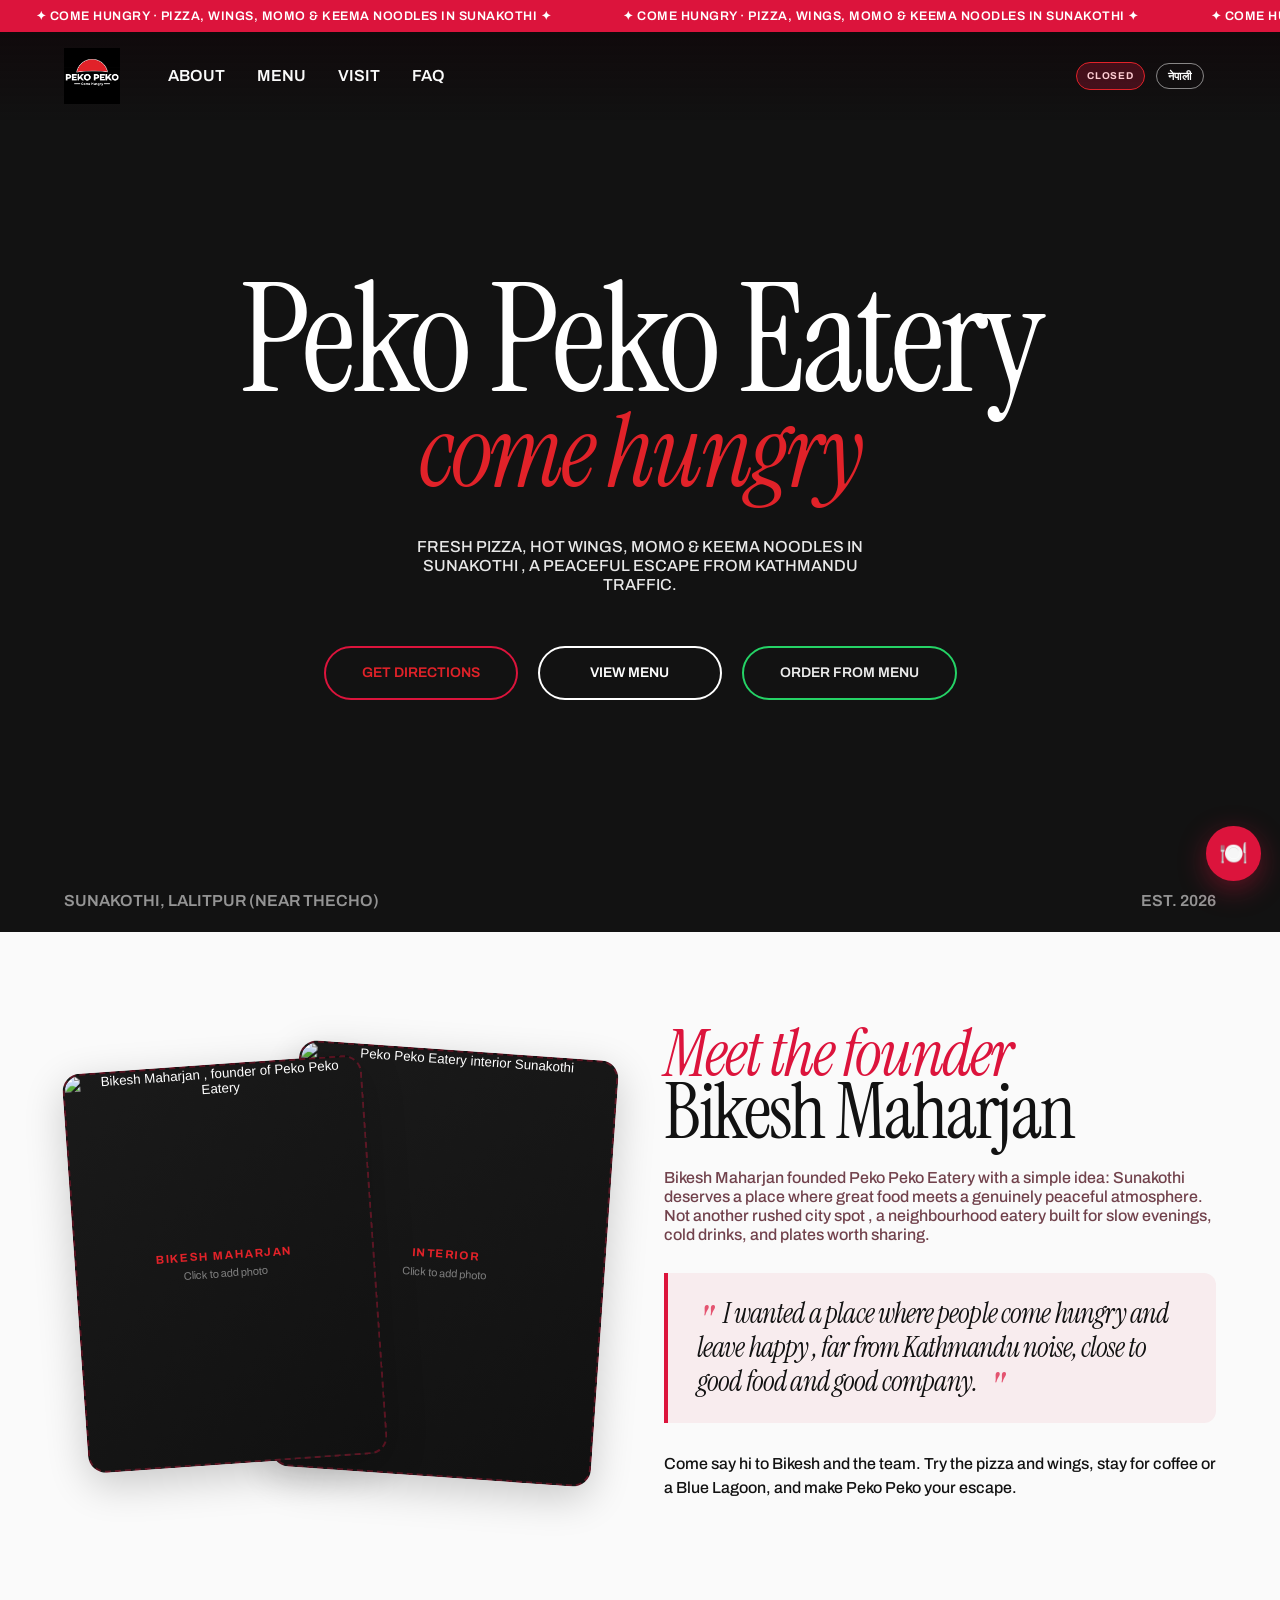
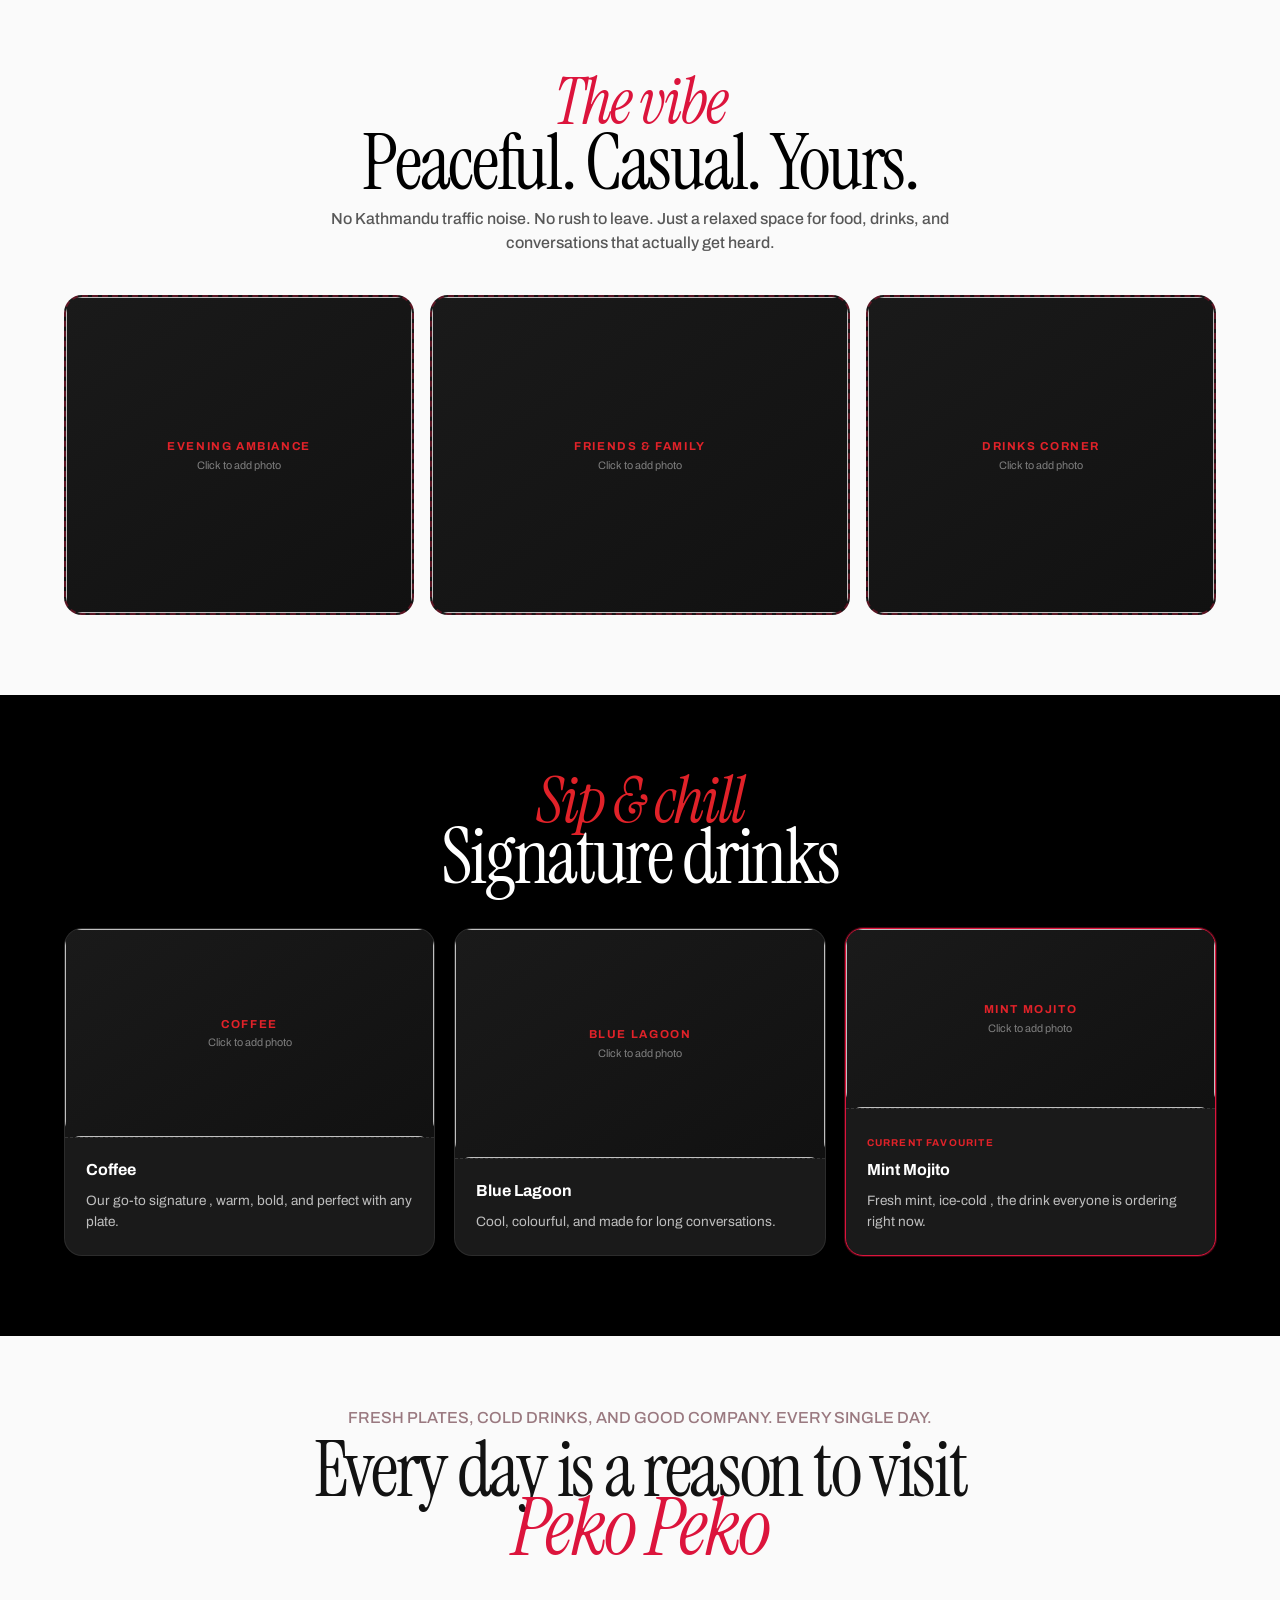
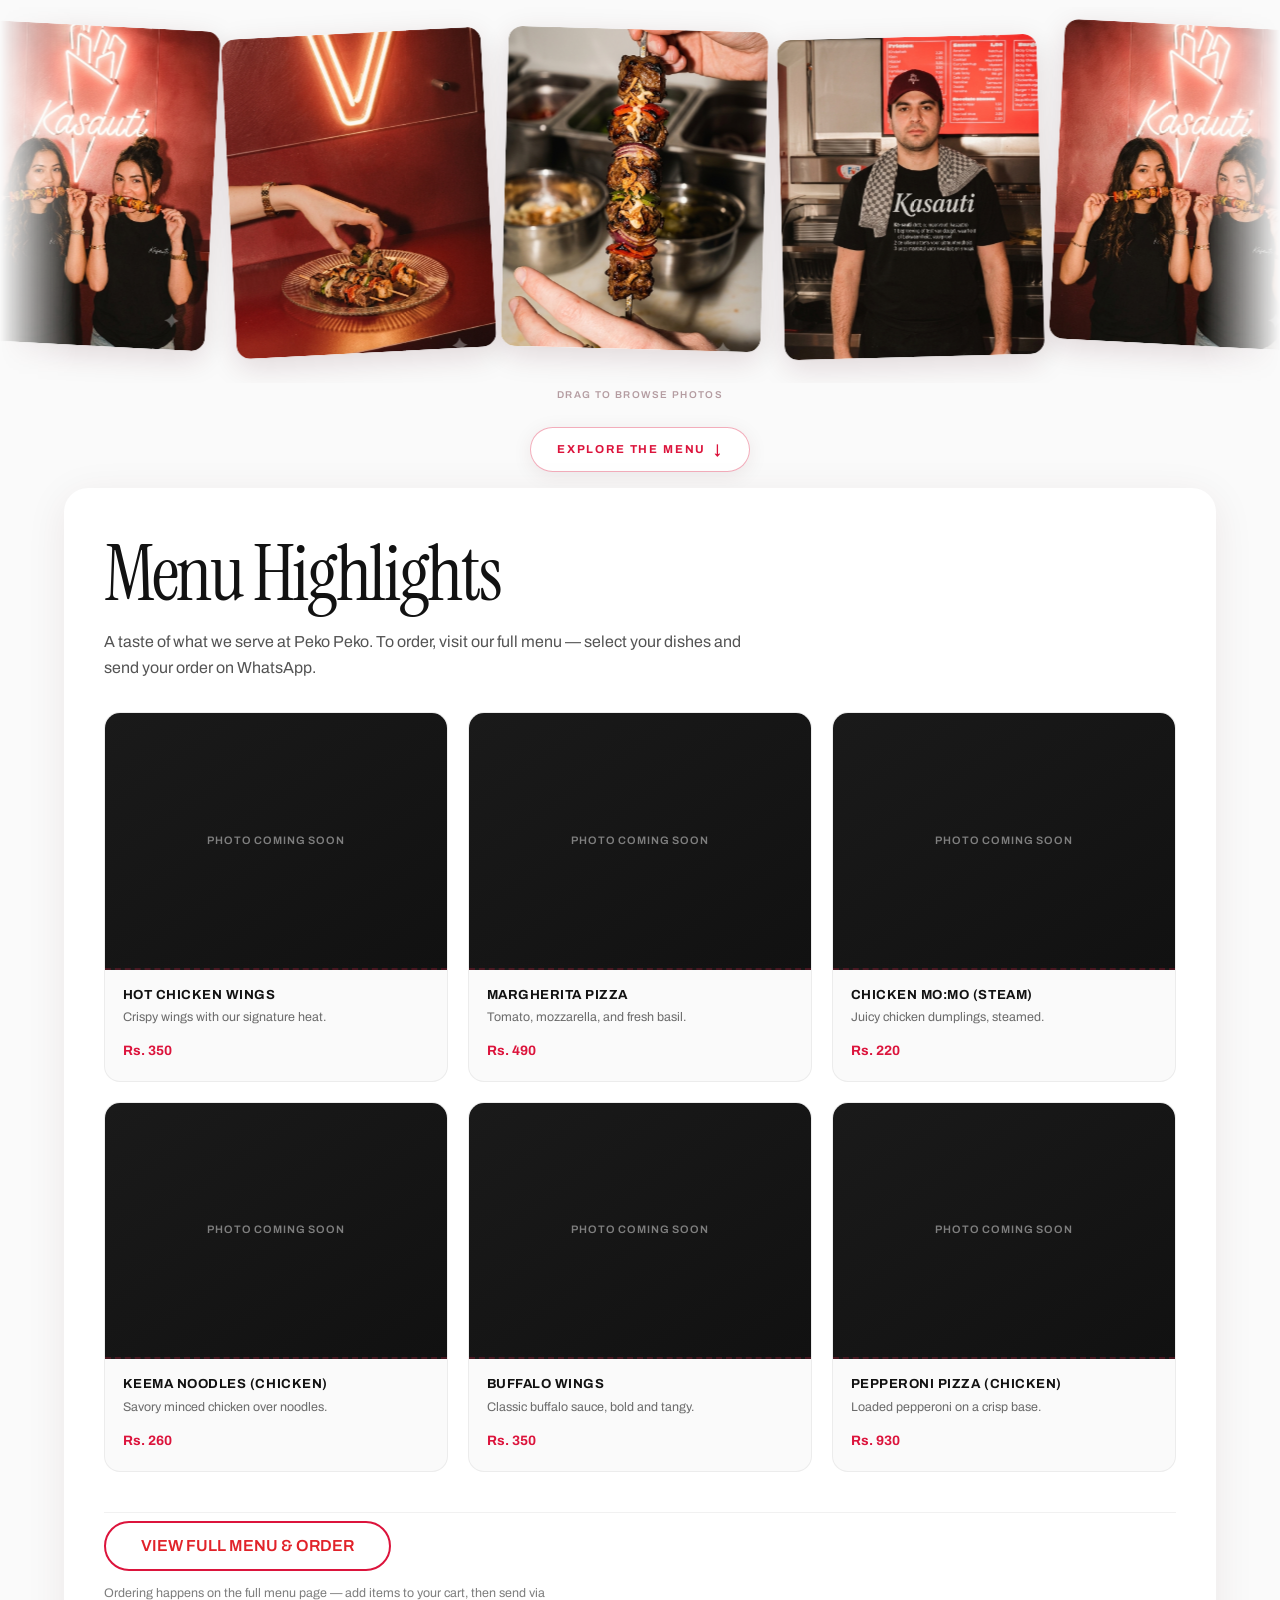
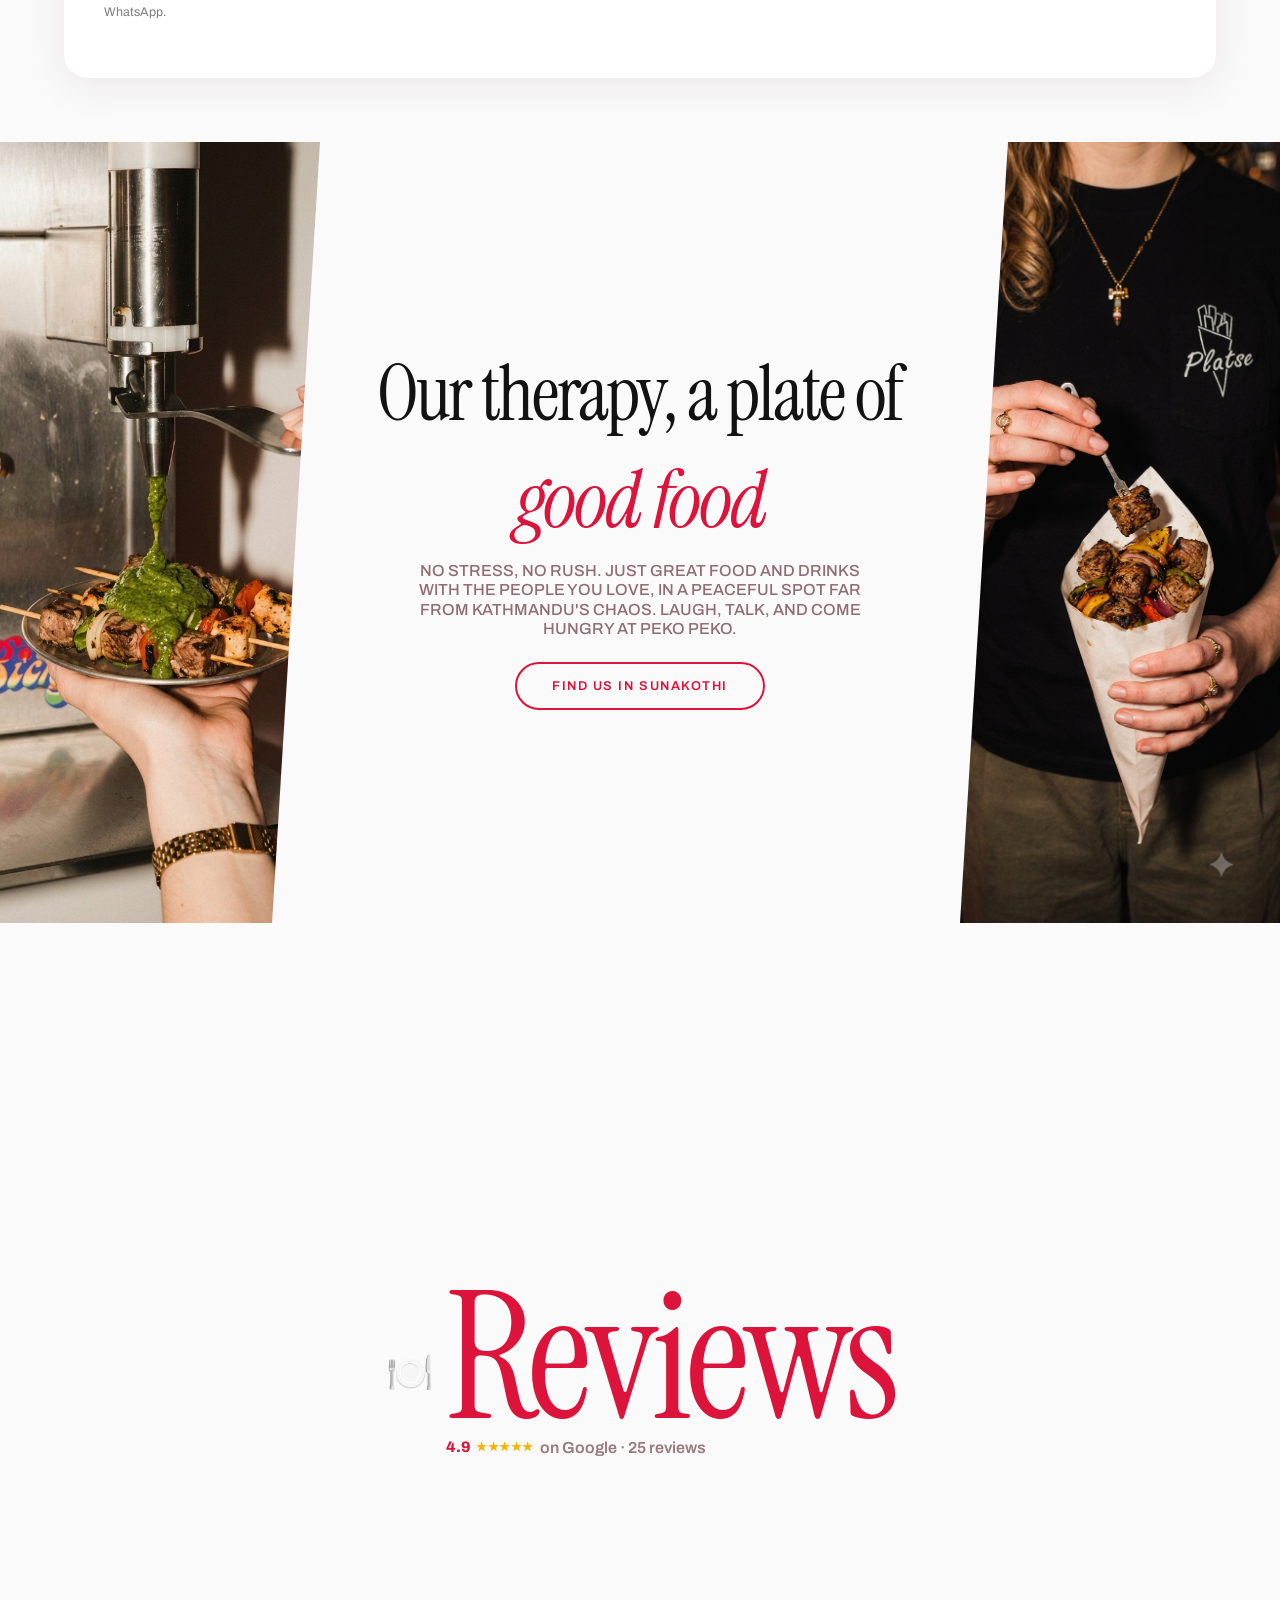
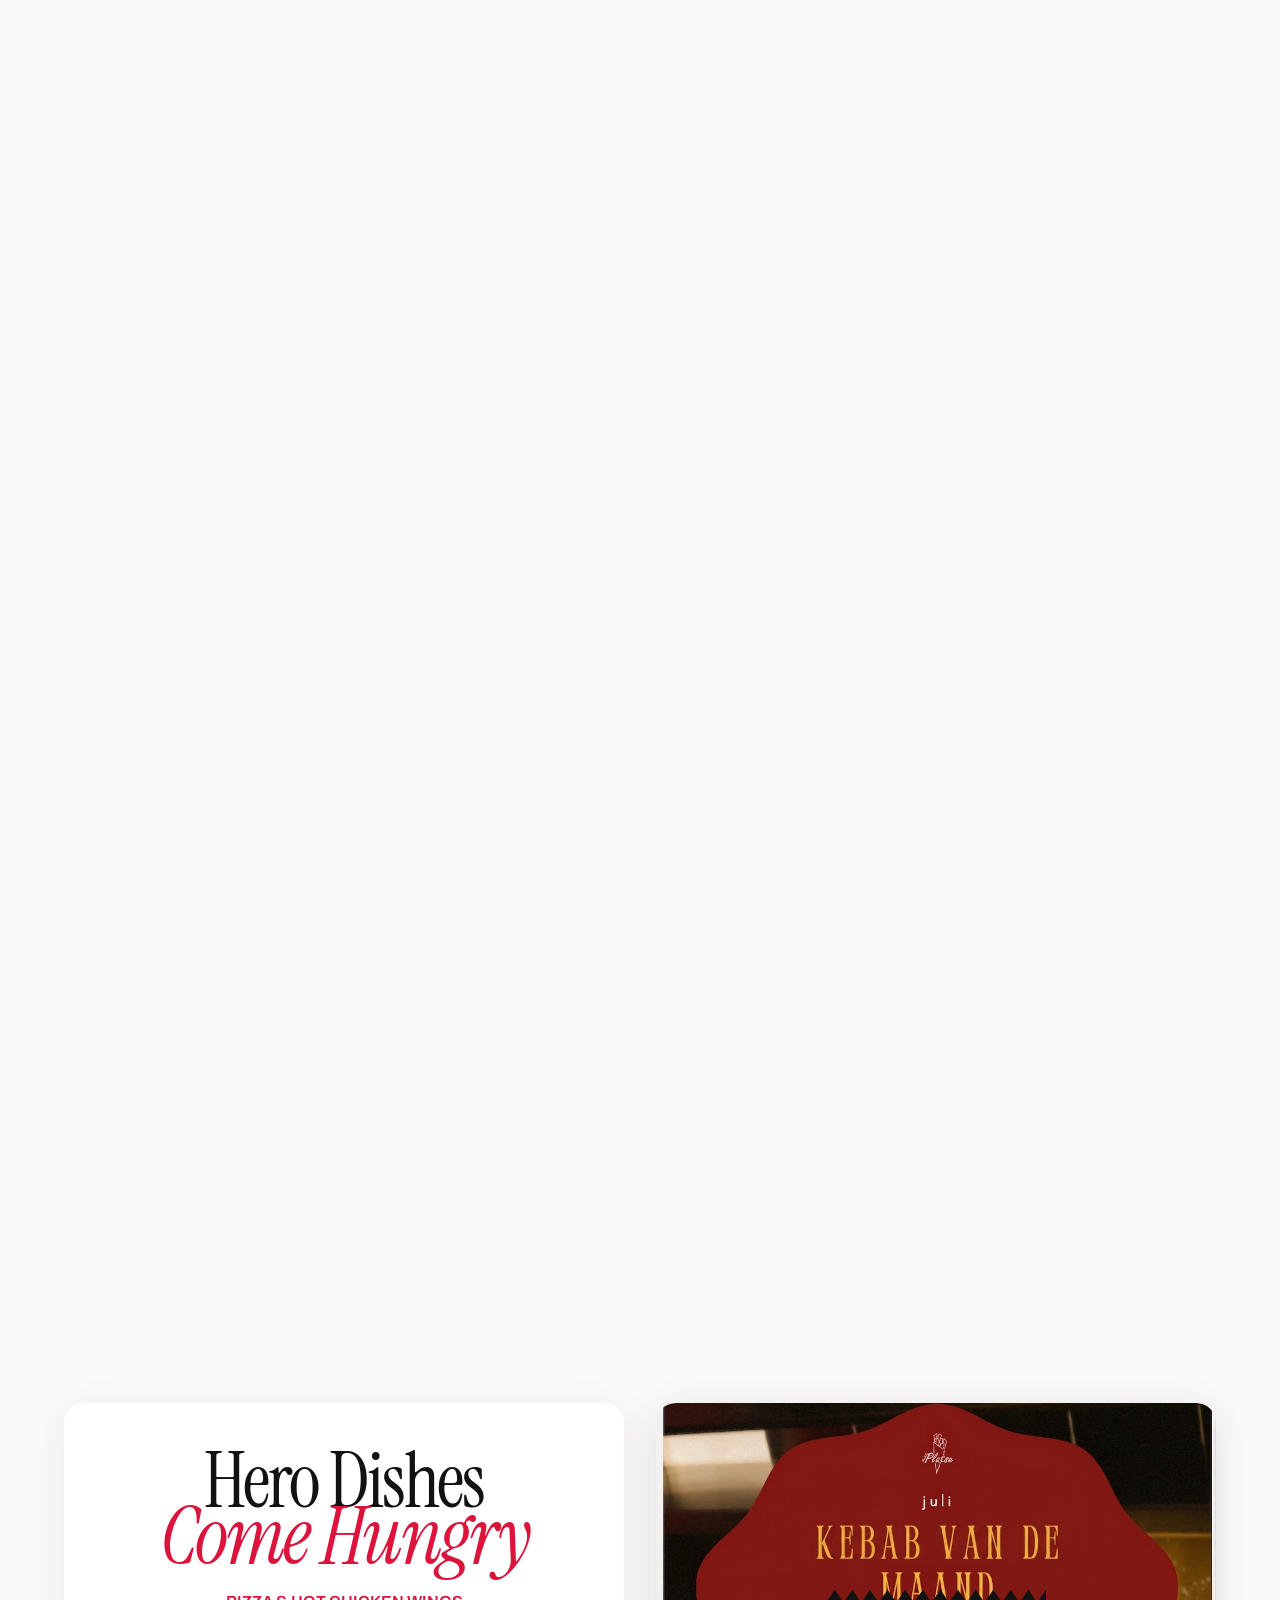
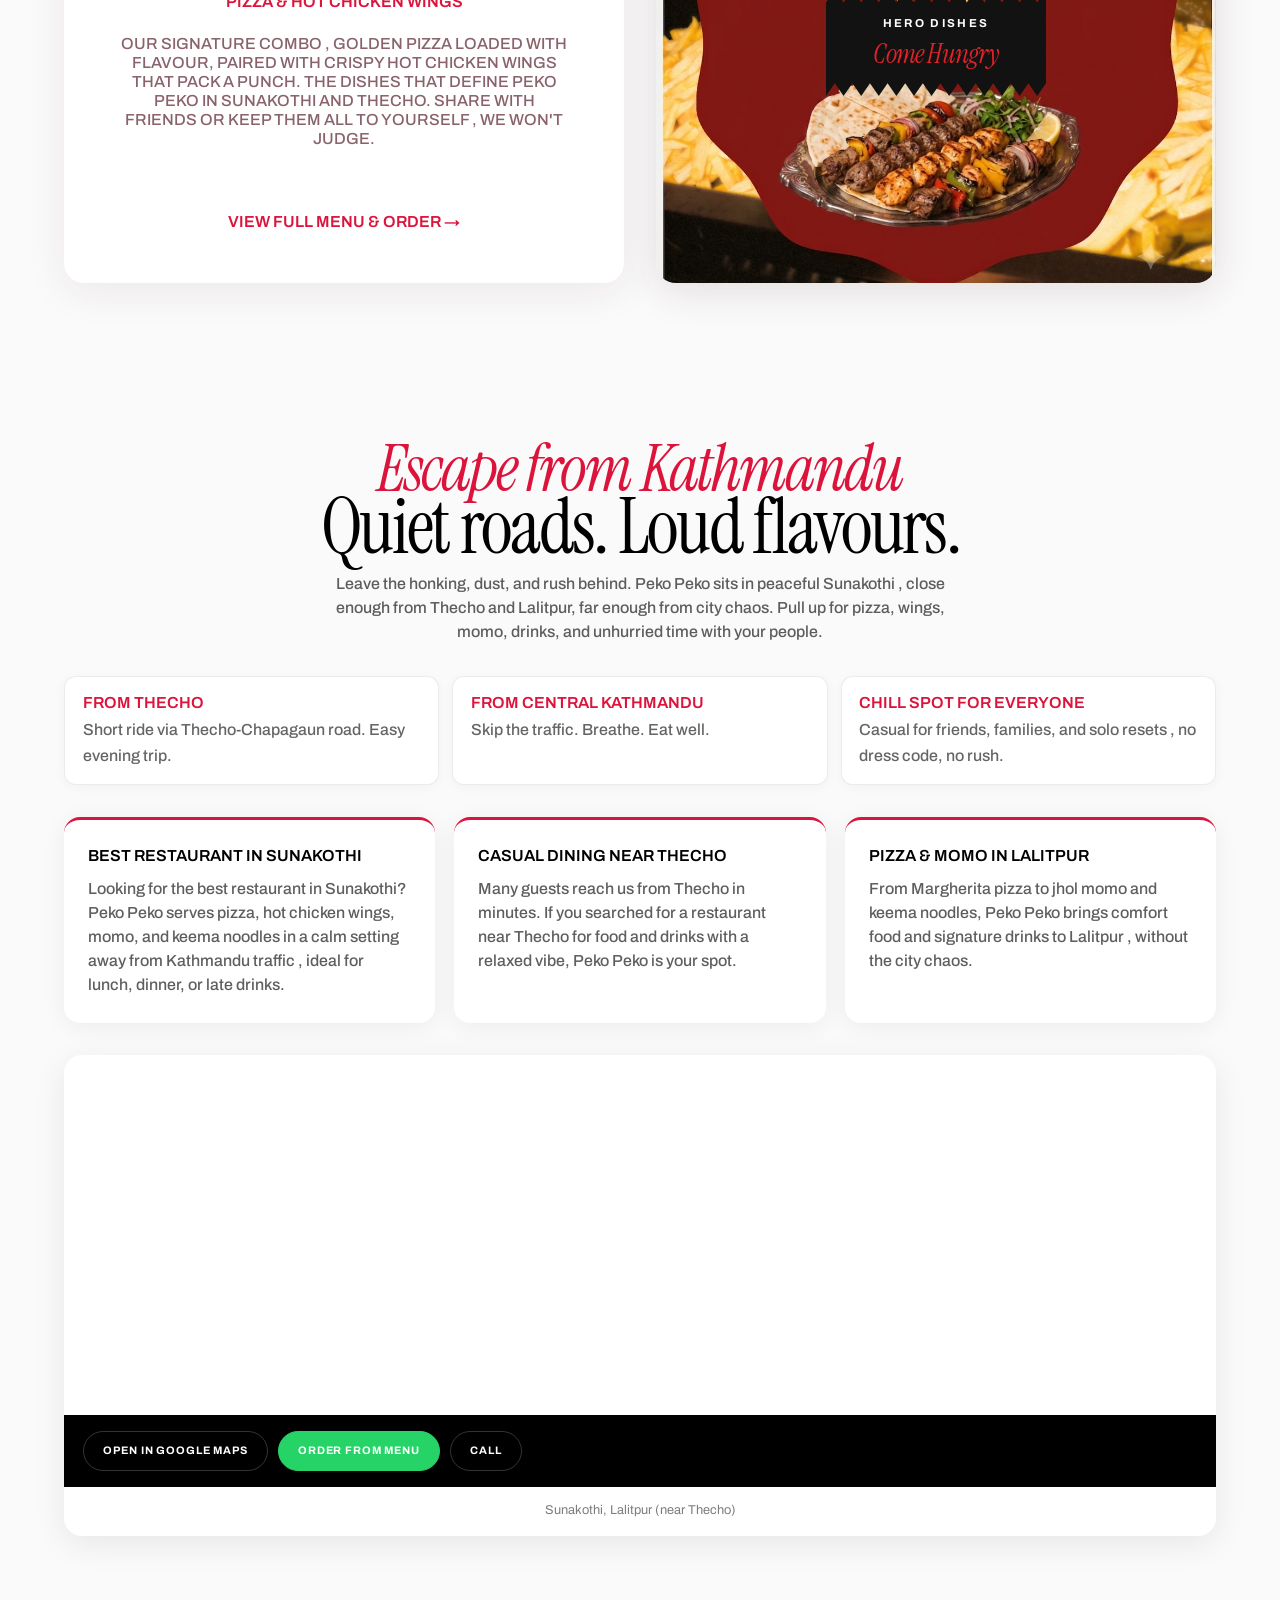
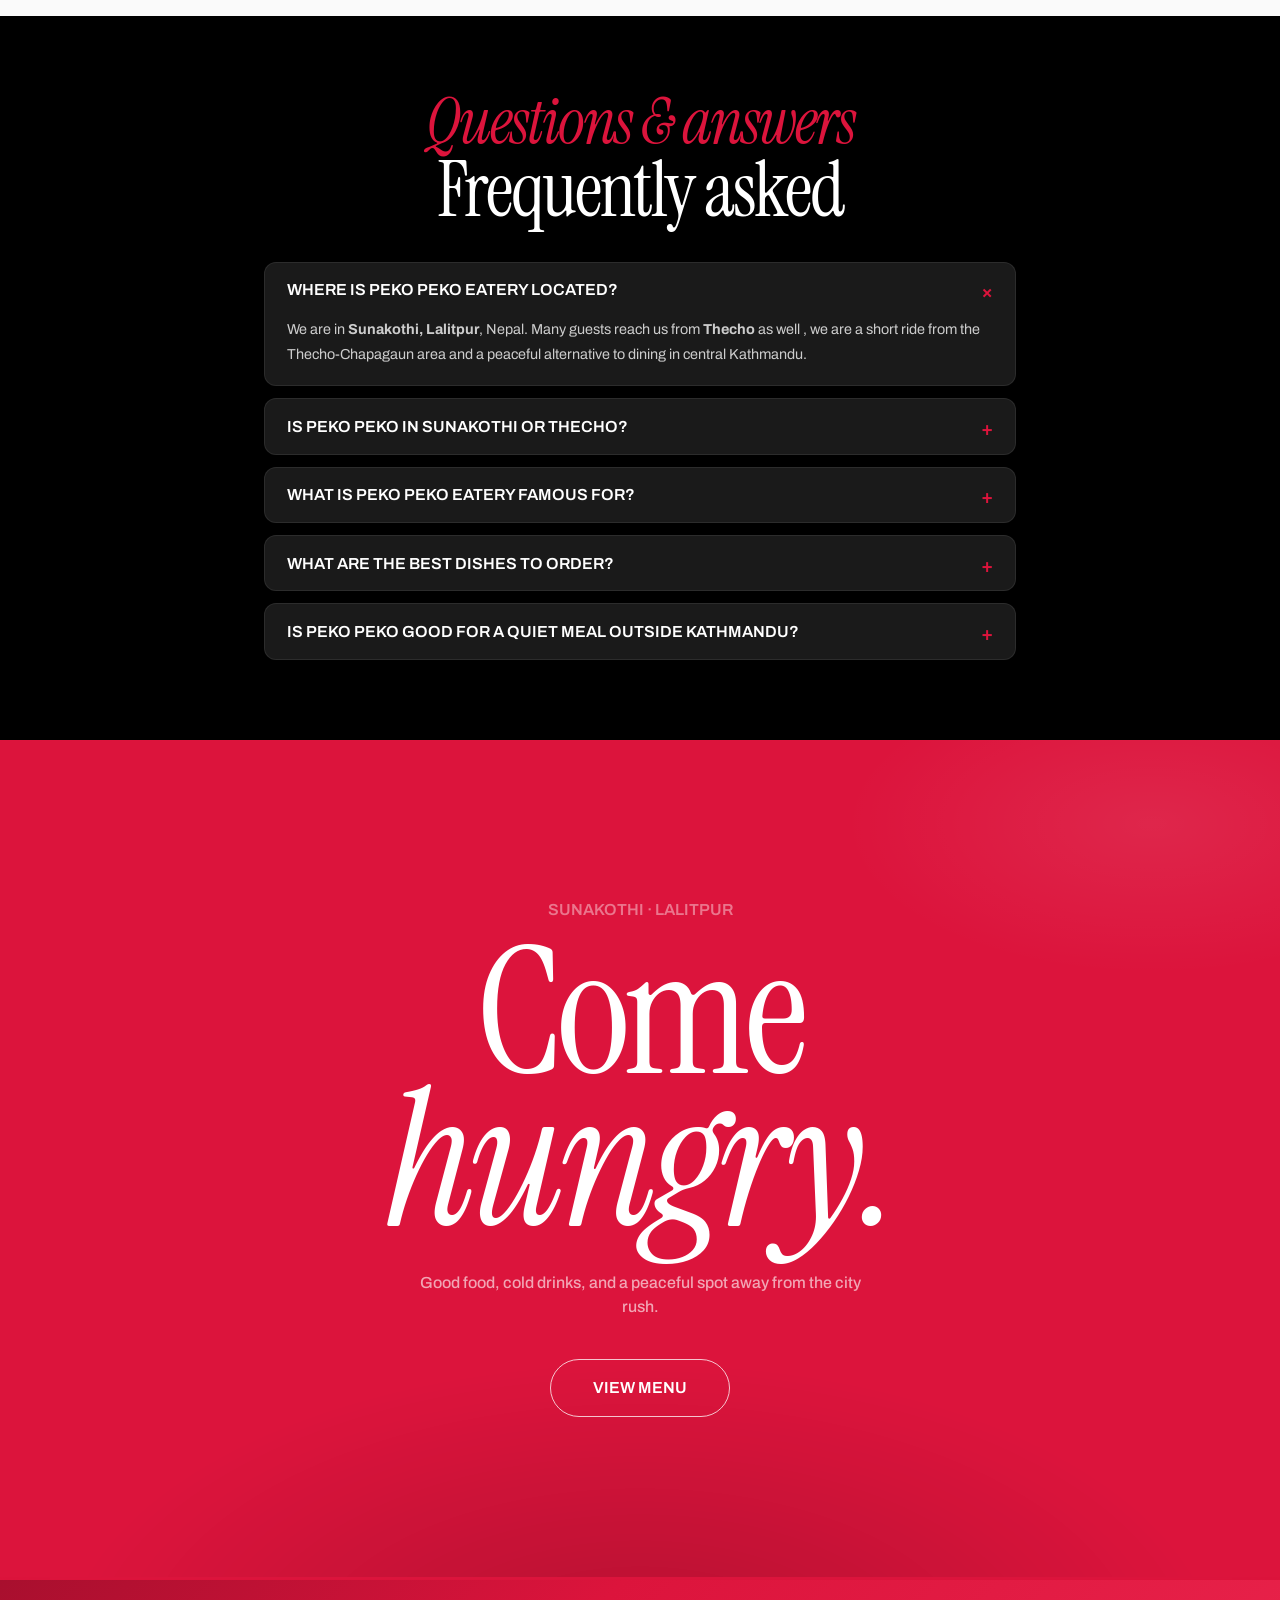
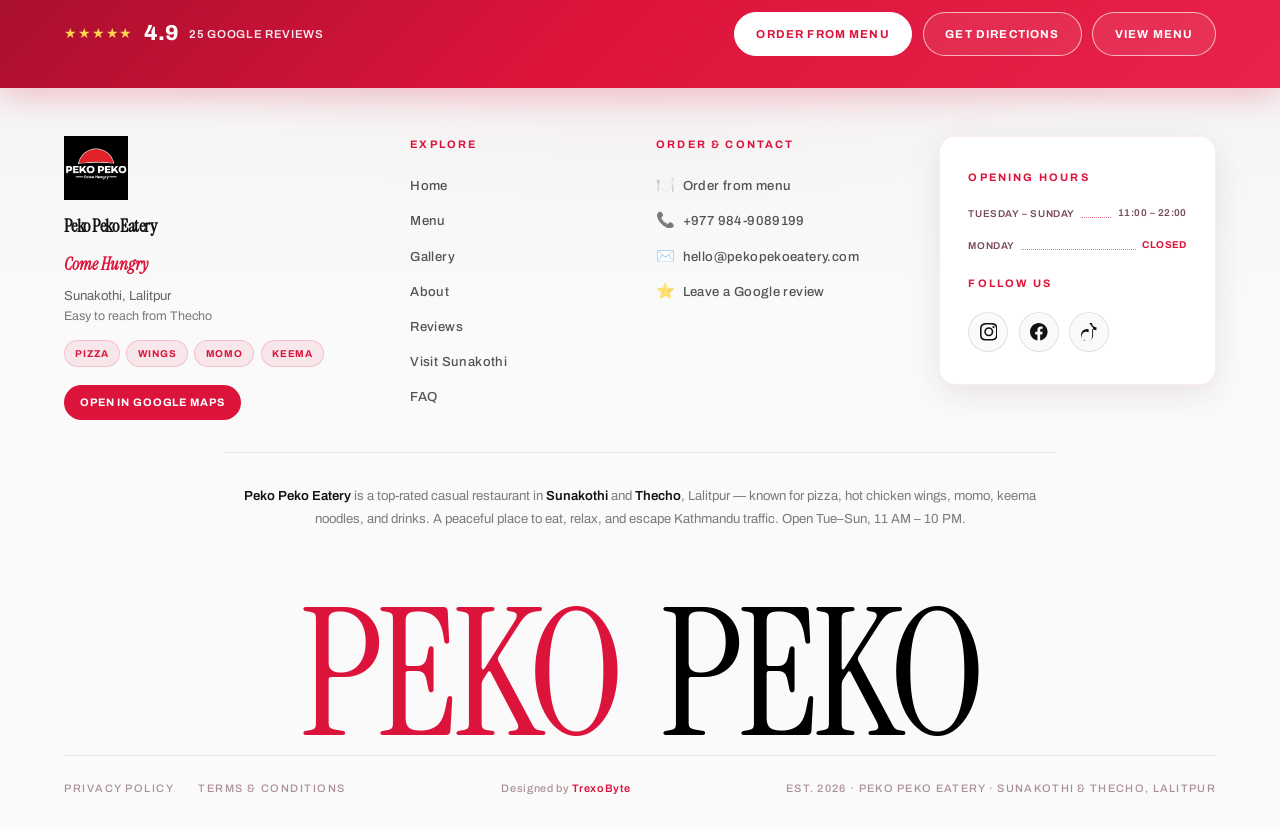
<file: index.html>
<!DOCTYPE html>
<html lang="en">
<head>
    <meta charset="UTF-8">
    <meta name="viewport" content="width=device-width, initial-scale=1.0, viewport-fit=cover">

    <!-- Primary SEO -->
    <title>Peko Peko Eatery | Best Restaurant in Sunakothi &amp; Thecho | Come Hungry</title>
    <meta name="description" content="Peko Peko Eatery ,  the best casual restaurant in Sunakothi and Thecho, Lalitpur. Pizza, hot chicken wings, momo, keema noodles, drinks &amp; a peaceful escape from Kathmandu traffic. Come Hungry.">
    <meta name="keywords" content="Peko Peko Eatery, restaurant Sunakothi, restaurant Thecho, best restaurant Lalitpur, momo Sunakothi, pizza Thecho, chicken wings Lalitpur, keema noodles, casual dining Sunakothi, food near Thecho, eatery Lalitpur">
    <meta name="author" content="Peko Peko Eatery">
    <meta name="robots" content="index, follow, max-image-preview:large">
    <link rel="canonical" href="https://pekopekoeatery.com/">

    <!-- Geo / Local SEO -->
    <meta name="geo.region" content="NP-BA">
    <meta name="geo.placename" content="Sunakothi, Lalitpur, Nepal">
    <meta name="geo.position" content="27.631290;85.317689">
    <meta name="ICBM" content="27.631290, 85.317689">

    <!-- Open Graph -->
    <meta property="og:type" content="restaurant">
    <meta property="og:site_name" content="Peko Peko Eatery">
    <meta property="og:title" content="Peko Peko Eatery | Come Hungry ,  Sunakothi &amp; Thecho">
    <meta property="og:description" content="Best casual restaurant in Sunakothi &amp; Thecho. Pizza, hot wings, momo, keema noodles &amp; drinks ,  far from Kathmandu chaos.">
    <meta property="og:url" content="https://pekopekoeatery.com/">
    <meta property="og:image" content="https://pekopekoeatery.com/logo.png">
    <meta property="og:locale" content="en_NP">
    <meta property="restaurant:contact_info:street_address" content="Sunakothi, Lalitpur">
    <meta property="restaurant:contact_info:locality" content="Lalitpur">
    <meta property="restaurant:contact_info:country_name" content="Nepal">

    <!-- Twitter Card -->
    <meta name="twitter:card" content="summary_large_image">
    <meta name="twitter:title" content="Peko Peko Eatery | Come Hungry">
    <meta name="twitter:description" content="Best restaurant in Sunakothi &amp; Thecho ,  pizza, wings, momo &amp; keema noodles in a peaceful setting.">
    <meta name="twitter:image" content="https://pekopekoeatery.com/logo.png">

    <!-- Local discovery -->
    <meta name="application-name" content="Peko Peko Eatery">
    <meta name="theme-color" content="#dc143c">

    <!-- Favicon -->
    <link rel="icon" href="logo.png" type="image/png">

    <!-- Google Fonts -->
    <link rel="preconnect" href="https://fonts.googleapis.com">
    <link rel="preconnect" href="https://fonts.gstatic.com" crossorigin>
    <link href="https://fonts.googleapis.com/css2?family=Archivo:wght@400;500;600;700&family=Instrument+Serif:ital@0;1&display=swap" rel="stylesheet">

    <!-- Styles -->
    <link rel="stylesheet" href="style.css">

    <!-- Structured Data: Restaurant + FAQ (AEO) -->
    <script type="application/ld+json">
    {
        "@context": "https://schema.org",
        "@graph": [
            {
                "@type": "Restaurant",
                "@id": "https://pekopekoeatery.com/#restaurant",
                "name": "Peko Peko Eatery",
                "alternateName": ["Peko Peko", "Peko Peko Sunakothi", "Peko Peko Thecho"],
                "description": "Peko Peko Eatery is a casual restaurant in Sunakothi, Lalitpur ,  also easy to reach from Thecho. Known for pizza, hot chicken wings, momo, and keema noodles. A peaceful place for food, drinks, and good times away from Kathmandu traffic.",
                "slogan": "Come Hungry",
                "url": "https://pekopekoeatery.com/",
                "image": "https://pekopekoeatery.com/logo.png",
                "logo": "https://pekopekoeatery.com/logo.png",
                "priceRange": "$$",
                "servesCuisine": ["Nepali", "Italian", "Asian Fusion", "Casual Dining"],
                "hasMenu": "https://pekopekoeatery.com/menu.html",
                "acceptsReservations": "False",
                "address": {
                    "@type": "PostalAddress",
                    "streetAddress": "Sunakothi",
                    "addressLocality": "Lalitpur",
                    "addressRegion": "Bagmati Province",
                    "postalCode": "44700",
                    "addressCountry": "NP"
                },
                "geo": {
                    "@type": "GeoCoordinates",
                    "latitude": 27.6312899,
                    "longitude": 85.3176894
                },
                "areaServed": [
                    { "@type": "Place", "name": "Sunakothi, Lalitpur" },
                    { "@type": "Place", "name": "Thecho, Lalitpur" },
                    { "@type": "Place", "name": "Lalitpur" }
                ],
                "knowsAbout": ["pizza", "chicken wings", "momo", "keema noodles", "casual dining", "restaurant near Thecho"],
                "openingHoursSpecification": [
                    {
                        "@type": "OpeningHoursSpecification",
                        "dayOfWeek": ["Tuesday", "Wednesday", "Thursday", "Friday", "Saturday", "Sunday"],
                        "opens": "11:00",
                        "closes": "22:00"
                    }
                ],
                "menu": "https://pekopekoeatery.com/menu.html",
                "aggregateRating": {
                    "@type": "AggregateRating",
                    "ratingValue": "4.9",
                    "reviewCount": "25",
                    "bestRating": "5",
                    "worstRating": "1"
                },
                "founder": {
                    "@type": "Person",
                    "name": "Bikesh Maharjan"
                },
                "hasMap": "https://www.google.com/maps/place/Peko+Peko+Eatery/@27.6312899,85.3176894,17z/data=!3m1!4b1!4m6!3m5!1s0x39eb1700133250a7%3A0x9b8bc618a86afcc9!8m2!3d27.6312899!4d85.3176894!16s%2Fg%2F11yfjwlsdr",
                "telephone": "+9779849089199",
                "sameAs": [
                    "https://instagram.com/peko_peko_eatery",
                    "https://www.google.com/maps/place/Peko+Peko+Eatery/@27.6312899,85.3176894,17z/data=!3m1!4b1!4m6!3m5!1s0x39eb1700133250a7%3A0x9b8bc618a86afcc9!8m2!3d27.6312899!4d85.3176894!16s%2Fg%2F11yfjwlsdr"
                ],
                "potentialAction": [
                    {
                        "@type": "OrderAction",
                        "target": {
                            "@type": "EntryPoint",
                            "urlTemplate": "https://wa.me/9779849089199",
                            "actionPlatform": [
                                "http://schema.org/DesktopWebPlatform",
                                "http://schema.org/MobileWebPlatform"
                            ]
                        },
                        "deliveryMethod": "http://purl.org/goodrelations/v1#DeliveryModePickUp"
                    }
                ]
            },
            {
                "@type": "WebSite",
                "@id": "https://pekopekoeatery.com/#website",
                "url": "https://pekopekoeatery.com/",
                "name": "Peko Peko Eatery",
                "description": "Restaurant in Sunakothi and Thecho, Lalitpur. Pizza, wings, momo, keema noodles.",
                "publisher": { "@id": "https://pekopekoeatery.com/#restaurant" },
                "inLanguage": ["en", "ne"]
            },
            {
                "@type": "FAQPage",
                "@id": "https://pekopekoeatery.com/#faq",
                "mainEntity": [
                    {
                        "@type": "Question",
                        "name": "Where is Peko Peko Eatery located?",
                        "acceptedAnswer": {
                            "@type": "Answer",
                            "text": "Peko Peko Eatery is located in Sunakothi, Lalitpur, Nepal. Many guests also find us from Thecho ,  we are a short ride from the Thecho-Chapagaun corridor and a peaceful escape from central Kathmandu."
                        }
                    },
                    {
                        "@type": "Question",
                        "name": "Is Peko Peko in Sunakothi or Thecho?",
                        "acceptedAnswer": {
                            "@type": "Answer",
                            "text": "Our restaurant is in Sunakothi, Lalitpur. Because Sunakothi and Thecho are closely connected, people often search for us in both areas ,  we welcome guests from Sunakothi, Thecho, and all of Lalitpur."
                        }
                    },
                    {
                        "@type": "Question",
                        "name": "What is Peko Peko Eatery famous for?",
                        "acceptedAnswer": {
                            "@type": "Answer",
                            "text": "We are known for wood-fired-style pizza, hot chicken wings, steamed and jhol momo, and keema noodles ,  plus drinks and a relaxed, peaceful atmosphere away from Kathmandu traffic."
                        }
                    },
                    {
                        "@type": "Question",
                        "name": "What are the best dishes at Peko Peko Eatery?",
                        "acceptedAnswer": {
                            "@type": "Answer",
                            "text": "Our hero dishes are pizza and hot chicken wings. Customer favourites also include momo (steamed, fried, and jhol) and keema noodles."
                        }
                    },
                    {
                        "@type": "Question",
                        "name": "Is Peko Peko Eatery good for a quiet meal outside Kathmandu?",
                        "acceptedAnswer": {
                            "@type": "Answer",
                            "text": "Yes. Peko Peko is designed as a chill, casual spot for food and drinks in a calmer setting ,  ideal when you want great food without the noise and chaos of central Kathmandu."
                        }
                    }
                ]
            },
            {
                "@type": "WebSite",
                "@id": "https://pekopekoeatery.com/#website",
                "url": "https://pekopekoeatery.com/",
                "name": "Peko Peko Eatery",
                "description": "Best casual restaurant in Sunakothi and Thecho ,  Come Hungry.",
                "publisher": { "@id": "https://pekopekoeatery.com/#restaurant" }
            }
        ]
    }
    </script>
</head>
<body class="has-mobile-bar">

    <!-- ========== TOP ANNOUNCEMENT MARQUEE ========== -->
    <section class="announcement-bar" aria-label="Announcement">
        <div class="announcement-track">
            <span class="announcement-text" data-i18n="announce">✦ COME HUNGRY ,  Pizza, Wings, Momo &amp; Keema Noodles in Sunakothi ✦</span>
            <span class="announcement-text" data-i18n="announce" aria-hidden="true">✦ COME HUNGRY ,  Pizza, Wings, Momo &amp; Keema Noodles in Sunakothi ✦</span>
            <span class="announcement-text" data-i18n="announce" aria-hidden="true">✦ COME HUNGRY ,  Pizza, Wings, Momo &amp; Keema Noodles in Sunakothi ✦</span>
            <span class="announcement-text" data-i18n="announce" aria-hidden="true">✦ COME HUNGRY ,  Pizza, Wings, Momo &amp; Keema Noodles in Sunakothi ✦</span>
        </div>
    </section>

    <!-- ========== HERO SECTION ========== -->
    <section class="hero" id="hero" aria-label="Peko Peko Eatery ,  best restaurant in Sunakothi and Thecho">

        <!-- Floating food doodles: add your own PNG/SVG assets to images/hero-floats/ -->
        <div class="hero-floats" aria-hidden="true" data-ready="false"></div>

        <header class="navbar" role="banner">
            <div class="container navbar-container">
                <a href="#" class="logo" aria-label="Peko Peko Eatery Home">
                    <img src="logo.png" alt="Peko Peko Eatery logo ,  restaurant in Sunakothi and Thecho" class="logo-img" width="56" height="56">
                </a>
                <nav class="nav-menu" id="navMenu" role="navigation" aria-label="Main navigation">
                    <ul class="nav-list">
                        <li><a href="#about" class="nav-link" data-i18n="nav.about">ABOUT</a></li>
                        <li><a href="menu.html" class="nav-link" data-i18n="nav.menu">MENU</a></li>
                        <li><a href="#visit" class="nav-link" data-i18n="nav.location">VISIT</a></li>
                        <li><a href="#faq" class="nav-link" data-i18n="nav.faq">FAQ</a></li>
                    </ul>
                </nav>
                <div class="nav-utils">
                    <span class="open-badge open-badge--loading" id="openBadge" aria-live="polite">…</span>
                    <button type="button" class="lang-toggle" id="langToggle" aria-label="Switch language">नेपाली</button>
                </div>
                <button class="hamburger" id="hamburger" aria-label="Toggle navigation menu" aria-expanded="false">
                    <span class="bar"></span>
                    <span class="bar"></span>
                    <span class="bar"></span>
                </button>
            </div>
        </header>

        <div class="container hero-content">
            <div class="hero-text-wrapper">
                <h1 class="hero-headline">
                    <span class="hero-title-name">Peko Peko Eatery</span>
                    <span class="hero-title-script" data-i18n="hero.tagline">come hungry</span>
                </h1>
                <p class="hero-description" data-i18n="hero.desc">
                    Fresh pizza, hot wings, momo &amp; keema noodles in Sunakothi ,  a peaceful escape from Kathmandu traffic.
                </p>
                <div class="hero-actions">
                    <a href="https://www.google.com/maps/dir/?api=1&destination=Peko+Peko+Eatery,+Sunakothi,+Lalitpur,+Nepal" class="btn btn-outline btn-outline--crimson" id="directions" target="_blank" rel="noopener noreferrer" data-i18n="hero.directions">Get Directions</a>
                    <a href="menu.html" class="btn btn-outline btn-outline--white" data-i18n="hero.menu">View Menu</a>
                    <a href="menu.html" class="btn btn-outline btn-outline--whatsapp" data-i18n="hero.order">Order from Menu</a>
                </div>
            </div>
        </div>

        <div class="hero-footer">
            <div class="container hero-footer-inner">
                <address class="footer-address" data-i18n="hero.address">
                    Sunakothi, Lalitpur (near Thecho)
                </address>
                <span class="footer-est">Est. 2026</span>
            </div>
        </div>

    </section>

    <!-- ========== ABOUT / FOUNDER ========== -->
    <section class="about-owner" id="about" aria-label="About Peko Peko Eatery">
        <div class="container about-owner-container">

            <div class="about-owner-images">
                <div class="about-image-stack">
                    <button type="button" class="photo-slot about-img-wrapper about-img-wrapper--left" data-slot="founder-bikesh" aria-label="Add founder photo">
                        <span class="photo-slot-label" data-i18n="slot.founder">BIKESH MAHARJAN</span>
                        <span class="photo-slot-hint" data-i18n="slot.hint">Click to add photo</span>
                        <img class="photo-slot-preview" alt="Bikesh Maharjan ,  founder of Peko Peko Eatery" hidden>
                        <input type="file" accept="image/*" class="photo-slot-input" hidden>
                    </button>
                    <button type="button" class="photo-slot about-img-wrapper about-img-wrapper--right" data-slot="restaurant-interior" aria-label="Add interior photo">
                        <span class="photo-slot-label" data-i18n="slot.interior">INTERIOR</span>
                        <span class="photo-slot-hint" data-i18n="slot.hint">Click to add photo</span>
                        <img class="photo-slot-preview" alt="Peko Peko Eatery interior Sunakothi" hidden>
                        <input type="file" accept="image/*" class="photo-slot-input" hidden>
                    </button>
                </div>
            </div>

            <div class="about-owner-content">
                <p class="about-subtitle" data-i18n="about.subtitle">Meet the founder</p>
                <h2 class="about-heading" data-i18n="about.heading">Bikesh Maharjan</h2>
                <p class="about-intro" data-i18n="about.intro">
                    Bikesh Maharjan founded Peko Peko Eatery with a simple idea: Sunakothi deserves a place where great food meets a genuinely peaceful atmosphere. Not another rushed city spot ,  a neighbourhood eatery built for slow evenings, cold drinks, and plates worth sharing.
                </p>
                <blockquote class="about-quote">
                    <span class="quote-mark quote-mark--open">"</span>
                    <span data-i18n="about.quote">I wanted a place where people come hungry and leave happy ,  far from Kathmandu noise, close to good food and good company.</span>
                    <span class="quote-mark quote-mark--close">"</span>
                </blockquote>
                <p class="about-invite" data-i18n="about.invite">
                    Come say hi to Bikesh and the team. Try the pizza and wings, stay for coffee or a Blue Lagoon, and make Peko Peko your escape.
                </p>
            </div>

        </div>
    </section>

    <!-- ========== ATMOSPHERE SECTION ========== -->
    <section class="atmosphere-section" id="atmosphere" aria-label="Restaurant atmosphere">
        <div class="container">
            <header class="atmosphere-header">
                <p class="atmosphere-subtitle" data-i18n="atmosphere.subtitle">The vibe</p>
                <h2 class="atmosphere-heading" data-i18n="atmosphere.heading">Peaceful. Casual. Yours.</h2>
                <p class="atmosphere-intro" data-i18n="atmosphere.intro">
                    No Kathmandu traffic noise. No rush to leave. Just a relaxed space for food, drinks, and conversations that actually get heard.
                </p>
            </header>

            <div class="atmosphere-grid">
                <button type="button" class="photo-slot atmosphere-slot" data-slot="evening-ambiance" aria-label="Add evening ambiance photo">
                    <span class="photo-slot-label" data-i18n="slot.evening">EVENING AMBIANCE</span>
                    <span class="photo-slot-hint" data-i18n="slot.hint">Click to add photo</span>
                    <img class="photo-slot-preview" alt="" hidden>
                    <input type="file" accept="image/*" class="photo-slot-input" hidden>
                </button>
                <button type="button" class="photo-slot atmosphere-slot atmosphere-slot--tall" data-slot="friends-family" aria-label="Add friends and family photo">
                    <span class="photo-slot-label" data-i18n="slot.friends">FRIENDS &amp; FAMILY</span>
                    <span class="photo-slot-hint" data-i18n="slot.hint">Click to add photo</span>
                    <img class="photo-slot-preview" alt="" hidden>
                    <input type="file" accept="image/*" class="photo-slot-input" hidden>
                </button>
                <button type="button" class="photo-slot atmosphere-slot" data-slot="drinks-corner" aria-label="Add drinks corner photo">
                    <span class="photo-slot-label" data-i18n="slot.drinks">DRINKS CORNER</span>
                    <span class="photo-slot-hint" data-i18n="slot.hint">Click to add photo</span>
                    <img class="photo-slot-preview" alt="" hidden>
                    <input type="file" accept="image/*" class="photo-slot-input" hidden>
                </button>
            </div>
        </div>
    </section>

    <!-- ========== SIGNATURE DRINKS ========== -->
    <section class="drinks-section" id="drinks" aria-label="Signature drinks">
        <div class="container drinks-container">
            <header class="drinks-header">
                <p class="drinks-subtitle" data-i18n="drinks.subtitle">Sip &amp; chill</p>
                <h2 class="drinks-heading" data-i18n="drinks.heading">Signature drinks</h2>
            </header>

            <div class="drinks-grid">
                <article class="drink-card">
                    <button type="button" class="photo-slot drink-card-photo" data-slot="drink-coffee" aria-label="Add coffee photo">
                        <span class="photo-slot-label" data-i18n="drinks.coffee">COFFEE</span>
                        <span class="photo-slot-hint" data-i18n="slot.hint">Click to add photo</span>
                        <img class="photo-slot-preview" alt="" hidden>
                        <input type="file" accept="image/*" class="photo-slot-input" hidden>
                    </button>
                    <div class="drink-card-body">
                        <h3 class="drink-card-title" data-i18n="drinks.coffee">Coffee</h3>
                        <p class="drink-card-desc" data-i18n="drinks.coffeeDesc">Our go-to signature ,  warm, bold, and perfect with any plate.</p>
                    </div>
                </article>

                <article class="drink-card">
                    <button type="button" class="photo-slot drink-card-photo" data-slot="drink-blue-lagoon" aria-label="Add Blue Lagoon photo">
                        <span class="photo-slot-label" data-i18n="drinks.lagoon">BLUE LAGOON</span>
                        <span class="photo-slot-hint" data-i18n="slot.hint">Click to add photo</span>
                        <img class="photo-slot-preview" alt="" hidden>
                        <input type="file" accept="image/*" class="photo-slot-input" hidden>
                    </button>
                    <div class="drink-card-body">
                        <h3 class="drink-card-title" data-i18n="drinks.lagoon">Blue Lagoon</h3>
                        <p class="drink-card-desc" data-i18n="drinks.lagoonDesc">Cool, colourful, and made for long conversations.</p>
                    </div>
                </article>

                <article class="drink-card drink-card--featured">
                    <button type="button" class="photo-slot drink-card-photo" data-slot="drink-mint-mojito" aria-label="Add Mint Mojito photo">
                        <span class="photo-slot-label" data-i18n="drinks.mojito">MINT MOJITO</span>
                        <span class="photo-slot-hint" data-i18n="slot.hint">Click to add photo</span>
                        <img class="photo-slot-preview" alt="" hidden>
                        <input type="file" accept="image/*" class="photo-slot-input" hidden>
                    </button>
                    <div class="drink-card-body">
                        <span class="drink-card-badge" data-i18n="drinks.mojitoBadge">Current favourite</span>
                        <h3 class="drink-card-title" data-i18n="drinks.mojito">Mint Mojito</h3>
                        <p class="drink-card-desc" data-i18n="drinks.mojitoDesc">Fresh mint, ice-cold ,  the drink everyone is ordering right now.</p>
                    </div>
                </article>
            </div>
        </div>
    </section>

    <!-- ========== GALLERY HIGHLIGHT SECTION ========== -->
    <section class="gallery-highlight" id="gallery" aria-label="Food and ambiance gallery">
        <div class="container gallery-header">
            <p class="gallery-subtitle">FRESH PLATES, COLD DRINKS, AND GOOD COMPANY. EVERY SINGLE DAY.</p>
            <h2 class="gallery-heading">
                <span class="gallery-heading-main">Every day is a reason to visit</span>
                <span class="gallery-heading-accent">Peko Peko</span>
            </h2>
        </div>

        <div class="gallery-track-wrapper" id="galleryCarousel" aria-label="Drag to browse photos">
            <div class="gallery-track" id="galleryTrack">
                <div class="gallery-card">
                    <img src="images/img3.png" alt="Pizza at Peko Peko Eatery Sunakothi" loading="lazy" class="gallery-card-img" width="260" height="320">
                </div>
                <div class="gallery-card">
                    <img src="images/img4.png" alt="Hot chicken wings at Peko Peko restaurant Thecho area" loading="lazy" class="gallery-card-img" width="260" height="320">
                </div>
                <div class="gallery-card">
                    <img src="images/img5.png" alt="Momo served at Peko Peko Eatery Lalitpur" loading="lazy" class="gallery-card-img" width="260" height="320">
                </div>
                <div class="gallery-card">
                    <img src="images/img6.png" alt="Keema noodles and casual dining at Peko Peko" loading="lazy" class="gallery-card-img" width="260" height="320">
                </div>
                <div class="gallery-card" aria-hidden="true">
                    <img src="images/img3.png" alt="" loading="lazy" class="gallery-card-img" width="260" height="320">
                </div>
                <div class="gallery-card" aria-hidden="true">
                    <img src="images/img4.png" alt="" loading="lazy" class="gallery-card-img" width="260" height="320">
                </div>
                <div class="gallery-card" aria-hidden="true">
                    <img src="images/img5.png" alt="" loading="lazy" class="gallery-card-img" width="260" height="320">
                </div>
                <div class="gallery-card" aria-hidden="true">
                    <img src="images/img6.png" alt="" loading="lazy" class="gallery-card-img" width="260" height="320">
                </div>
            </div>
        </div>
        <p class="gallery-hint">Drag to browse photos</p>
        <div class="gallery-bridge">
            <a href="menu.html" class="gallery-bridge-link">Explore the menu</a>
        </div>
    </section>

    <!-- ========== MENU HIGHLIGHTS (preview) ========== -->
    <section class="menu-section" id="menu" aria-label="Menu highlights">
        <div class="container menu-section-container">
            <div class="menu-card">

                <div class="menu-top">
                    <h2 class="menu-heading">Menu Highlights</h2>
                </div>

                <p class="menu-preview-note">
                    A taste of what we serve at Peko Peko. To order, visit our full menu — select your dishes and send your order on WhatsApp.
                </p>

                <div class="menu-preview-grid">
                    <article class="menu-preview-card">
                        <div class="menu-preview-card__photo" aria-hidden="true"><span>Photo coming soon</span></div>
                        <div class="menu-preview-card__body">
                            <h3 class="menu-preview-card__name">Hot Chicken Wings</h3>
                            <p class="menu-preview-card__desc">Crispy wings with our signature heat.</p>
                            <span class="menu-preview-card__price">Rs. 350</span>
                        </div>
                    </article>
                    <article class="menu-preview-card">
                        <div class="menu-preview-card__photo" aria-hidden="true"><span>Photo coming soon</span></div>
                        <div class="menu-preview-card__body">
                            <h3 class="menu-preview-card__name">Margherita Pizza</h3>
                            <p class="menu-preview-card__desc">Tomato, mozzarella, and fresh basil.</p>
                            <span class="menu-preview-card__price">Rs. 490</span>
                        </div>
                    </article>
                    <article class="menu-preview-card">
                        <div class="menu-preview-card__photo" aria-hidden="true"><span>Photo coming soon</span></div>
                        <div class="menu-preview-card__body">
                            <h3 class="menu-preview-card__name">Chicken Mo:Mo (Steam)</h3>
                            <p class="menu-preview-card__desc">Juicy chicken dumplings, steamed.</p>
                            <span class="menu-preview-card__price">Rs. 220</span>
                        </div>
                    </article>
                    <article class="menu-preview-card">
                        <div class="menu-preview-card__photo" aria-hidden="true"><span>Photo coming soon</span></div>
                        <div class="menu-preview-card__body">
                            <h3 class="menu-preview-card__name">Keema Noodles (Chicken)</h3>
                            <p class="menu-preview-card__desc">Savory minced chicken over noodles.</p>
                            <span class="menu-preview-card__price">Rs. 260</span>
                        </div>
                    </article>
                    <article class="menu-preview-card">
                        <div class="menu-preview-card__photo" aria-hidden="true"><span>Photo coming soon</span></div>
                        <div class="menu-preview-card__body">
                            <h3 class="menu-preview-card__name">Buffalo Wings</h3>
                            <p class="menu-preview-card__desc">Classic buffalo sauce, bold and tangy.</p>
                            <span class="menu-preview-card__price">Rs. 350</span>
                        </div>
                    </article>
                    <article class="menu-preview-card">
                        <div class="menu-preview-card__photo" aria-hidden="true"><span>Photo coming soon</span></div>
                        <div class="menu-preview-card__body">
                            <h3 class="menu-preview-card__name">Pepperoni Pizza (Chicken)</h3>
                            <p class="menu-preview-card__desc">Loaded pepperoni on a crisp base.</p>
                            <span class="menu-preview-card__price">Rs. 930</span>
                        </div>
                    </article>
                </div>

                <div class="menu-preview-cta">
                    <a href="menu.html" class="btn btn-outline btn-outline--crimson">View Full Menu &amp; Order</a>
                    <p class="menu-preview-hint">Ordering happens on the full menu page — add items to your cart, then send via WhatsApp.</p>
                </div>

            </div>
        </div>
    </section>

    <!-- ========== CTA / BRANDING SECTION ========== -->
    <section class="cta-branding" aria-label="Visit Peko Peko for food and drinks">
        <div class="cta-grid">

            <div class="cta-image cta-image--left" aria-hidden="true">
                <img src="images/img7.png" alt="" loading="lazy" class="cta-img">
            </div>

            <div class="cta-content">
                <h2 class="cta-heading">
                    <span class="cta-heading-main">Our therapy, a plate of</span>
                    <span class="cta-heading-accent">good food</span>
                </h2>
                <p class="cta-description">
                    NO STRESS, NO RUSH. JUST GREAT FOOD AND DRINKS WITH THE PEOPLE YOU LOVE,
                    IN A PEACEFUL SPOT FAR FROM KATHMANDU'S CHAOS. LAUGH, TALK, AND COME HUNGRY
                    AT PEKO PEKO.
                </p>
                <a href="#visit" class="cta-btn">FIND US IN SUNAKOTHI</a>
            </div>

            <div class="cta-image cta-image--right" aria-hidden="true">
                <img src="images/img8.png" alt="" loading="lazy" class="cta-img">
            </div>

        </div>
    </section>

    <!-- ========== REVIEWS SECTION ========== -->
    <section class="reviews-section" id="reviews" aria-label="Customer reviews">
        <div class="reviews-scroll-spacer">

            <div class="reviews-sticky-viewport">

                <header class="reviews-sticky-title">
                    <div class="reviews-title-inner">
                        <div class="reviews-logo-slot" aria-hidden="true">
                            <span class="reviews-logo-icon">🍽️</span>
                        </div>
                        <div class="reviews-title-block">
                            <h2 class="reviews-heading">Reviews</h2>
                            <a href="https://www.google.com/maps/place/Peko+Peko+Eatery/@27.6312899,85.3176894,17z/data=!3m1!4b1!4m6!3m5!1s0x39eb1700133250a7%3A0x9b8bc618a86afcc9!8m2!3d27.6312899!4d85.3176894!16s%2Fg%2F11yfjwlsdr" class="reviews-google-rating" target="_blank" rel="noopener noreferrer" aria-label="4.9 out of 5 stars from 25 Google reviews">
                                <span class="reviews-google-score">4.9</span>
                                <span class="reviews-google-stars" aria-hidden="true">★★★★★</span>
                                <span class="reviews-google-count">on Google · 25 reviews</span>
                            </a>
                        </div>
                    </div>
                </header>

                <div class="reviews-cards-container" role="list">

                    <article class="review-card review-card--1" data-review-card role="listitem">
                        <div class="review-stars" aria-label="5 out of 5 stars">★★★★★</div>
                        <p class="review-text">I had a great experience. The ambiance was wonderful, and the food was absolutely delicious, especially the sekuwa.</p>
                        <span class="review-author">Ranjeet Ganesh</span>
                    </article>

                    <article class="review-card review-card--2" data-review-card role="listitem">
                        <div class="review-stars" aria-label="5 out of 5 stars">★★★★★</div>
                        <p class="review-text">Ambience is nice and clean and food is good with affordable price. Private room for group is also available. Hospitality is also nice. You should visit here.</p>
                        <span class="review-author">Enosh Moktan</span>
                    </article>

                    <article class="review-card review-card--3" data-review-card role="listitem">
                        <div class="review-stars" aria-label="5 out of 5 stars">★★★★★</div>
                        <p class="review-text">Great food, cozy vibes, and the sweetest staff.</p>
                        <span class="review-author">Dipak Dahal</span>
                    </article>

                    <article class="review-card review-card--4" data-review-card role="listitem">
                        <div class="review-stars" aria-label="5 out of 5 stars">★★★★★</div>
                        <p class="review-text">Best place to chill out at Sunakothi.</p>
                        <span class="review-author">Deepesh Maharjan</span>
                    </article>

                    <article class="review-card review-card--5" data-review-card role="listitem">
                        <div class="review-stars" aria-label="5 out of 5 stars">★★★★★</div>
                        <p class="review-text">Good vibes and tasty food. Humble staff as well, truly recommended!</p>
                        <span class="review-author">Rijen Shrestha</span>
                    </article>

                </div>
            </div>
        </div>
    </section>

    <!-- ========== FEATURED SPECIAL SECTION ========== -->
    <section class="featured-special" id="featured" aria-label="Hero dishes ,  pizza and hot chicken wings">
        <div class="container featured-special-container">
            <div class="featured-special-grid">

                <article class="featured-info-card">
                    <h2 class="featured-title">
                        <span class="featured-title-serif">Hero Dishes</span>
                        <span class="featured-title-script">Come Hungry</span>
                    </h2>

                    <h3 class="featured-subheading">PIZZA &amp; HOT CHICKEN WINGS</h3>

                    <p class="featured-description">
                        OUR SIGNATURE COMBO ,  GOLDEN PIZZA LOADED WITH FLAVOUR, PAIRED WITH
                        CRISPY HOT CHICKEN WINGS THAT PACK A PUNCH. THE DISHES THAT DEFINE
                        PEKO PEKO IN SUNAKOTHI AND THECHO. SHARE WITH FRIENDS OR KEEP THEM
                        ALL TO YOURSELF ,  WE WON'T JUDGE.
                    </p>

                    <a href="menu.html" class="featured-cta">VIEW FULL MENU &amp; ORDER →</a>
                </article>

                <div class="featured-showcase-card">
                    <div
                        class="featured-showcase-image"
                        role="img"
                        aria-label="Pizza and hot chicken wings ,  hero dishes at Peko Peko Eatery"
                        style="background-image: url('images/img9.png');">
                    </div>

                    <div class="featured-badge" aria-hidden="true">
                        <p class="featured-badge-label">HERO DISHES</p>
                        <p class="featured-badge-tagline">Come Hungry</p>
                    </div>
                </div>

            </div>
        </div>
    </section>

    <!-- ========== VISIT US (escape + location + map) ========== -->
    <section class="visit-section" id="visit" aria-label="Visit Peko Peko in Sunakothi and Thecho">
        <div class="container visit-container">
            <header class="visit-header">
                <p class="visit-subtitle" data-i18n="escape.subtitle">Escape from Kathmandu</p>
                <h2 class="visit-heading" data-i18n="escape.heading">Quiet roads. Loud flavours.</h2>
                <p class="visit-intro" data-i18n="escape.intro">
                    Leave the honking, dust, and rush behind. Peko Peko sits in peaceful Sunakothi, close to Thecho and Lalitpur, far from city chaos.
                </p>
            </header>

            <div class="visit-pills">
                <div class="visit-pill">
                    <strong data-i18n="escape.fromThecho">From Thecho</strong>
                    <span data-i18n="escape.fromThechoDesc">Short ride via Thecho Chapagaun road.</span>
                </div>
                <div class="visit-pill">
                    <strong data-i18n="escape.fromKtm">From Kathmandu</strong>
                    <span data-i18n="escape.fromKtmDesc">Skip the traffic. Breathe. Eat well.</span>
                </div>
                <div class="visit-pill">
                    <strong data-i18n="escape.vibe">For everyone</strong>
                    <span data-i18n="escape.vibeDesc">Friends, families, casual nights out. No rush.</span>
                </div>
            </div>

            <div class="locseo-grid">
                <article class="locseo-card">
                    <h3 class="locseo-card-title" data-i18n="locseo.sunakothi.title">Best restaurant in Sunakothi</h3>
                    <p class="locseo-card-text" data-i18n="locseo.sunakothi.text">
                        Looking for the best restaurant in Sunakothi? Peko Peko serves pizza, hot chicken wings, momo, and keema noodles in a calm setting away from Kathmandu traffic.
                    </p>
                </article>
                <article class="locseo-card">
                    <h3 class="locseo-card-title" data-i18n="locseo.thecho.title">Casual dining near Thecho</h3>
                    <p class="locseo-card-text" data-i18n="locseo.thecho.text">
                        Many guests reach us from Thecho in minutes. Food, drinks, and a relaxed vibe in one spot.
                    </p>
                </article>
                <article class="locseo-card">
                    <h3 class="locseo-card-title" data-i18n="locseo.lalitpur.title">Pizza &amp; momo in Lalitpur</h3>
                    <p class="locseo-card-text" data-i18n="locseo.lalitpur.text">
                        From Margherita pizza to jhol momo and keema noodles, comfort food without the city chaos.
                    </p>
                </article>
            </div>

            <div class="visit-map-block" id="location">
                <iframe
                    class="visit-map"
                    title="Peko Peko Eatery, Sunakothi Lalitpur on Google Maps"
                    src="https://www.google.com/maps/embed?pb=!1m18!1m12!1m3!1d3532.8!2d85.3154974!3d27.6312899!2m3!1f0!2f0!3f0!3m2!1i1024!2i768!4f13.1!3m3!1m2!1s0x39eb1700133250a7%3A0x9b8bc618a86afcc9!2sPeko%20Peko%20Eatery%20%E2%80%93%20Fast%20Food%20%E2%80%A2%20Cafe%20%E2%80%A2%20Bar%20%26%20Restaurant!5e0!3m2!1sen!2snp!4v1722000000000!5m2!1sen!2snp"
                    loading="lazy"
                    referrerpolicy="no-referrer-when-downgrade"
                    allowfullscreen>
                </iframe>
                <div class="visit-cta-row">
                    <a href="https://www.google.com/maps/place/Peko+Peko+Eatery/@27.6312899,85.3176894,17z/data=!3m1!4b1!4m6!3m5!1s0x39eb1700133250a7%3A0x9b8bc618a86afcc9!8m2!3d27.6312899!4d85.3176894!16s%2Fg%2F11yfjwlsdr" class="visit-cta visit-cta--maps" target="_blank" rel="noopener noreferrer" data-i18n="escape.cta">Open in Google Maps</a>
                    <a href="menu.html" class="visit-cta visit-cta--whatsapp" data-i18n="hero.order">Order from Menu</a>
                    <a href="tel:+9779849089199" class="visit-cta visit-cta--call" data-i18n="bar.call">Call us</a>
                </div>
                <p class="visit-address">Sunakothi, Lalitpur (near Thecho)</p>
            </div>
        </div>
    </section>

    <!-- ========== FAQ SECTION (AEO) ========== -->
    <section class="faq-section" id="faq" aria-labelledby="faq-heading">
        <div class="container faq-container">
            <header class="faq-header">
                <p class="faq-subtitle">Questions &amp; answers</p>
                <h2 class="faq-heading" id="faq-heading">Frequently asked</h2>
            </header>

            <div class="faq-list">
                <details class="faq-item" open>
                    <summary class="faq-question">Where is Peko Peko Eatery located?</summary>
                    <p class="faq-answer">
                        We are in <strong>Sunakothi, Lalitpur</strong>, Nepal. Many guests reach us from
                        <strong>Thecho</strong> as well ,  we are a short ride from the Thecho-Chapagaun area
                        and a peaceful alternative to dining in central Kathmandu.
                    </p>
                </details>

                <details class="faq-item">
                    <summary class="faq-question">Is Peko Peko in Sunakothi or Thecho?</summary>
                    <p class="faq-answer">
                        Our address is in <strong>Sunakothi</strong>. Because Sunakothi and Thecho are closely
                        connected, people often search for restaurants in both areas ,  we welcome everyone
                        from Sunakothi, Thecho, and across Lalitpur.
                    </p>
                </details>

                <details class="faq-item">
                    <summary class="faq-question">What is Peko Peko Eatery famous for?</summary>
                    <p class="faq-answer">
                        We are known for <strong>pizza</strong>, <strong>hot chicken wings</strong>,
                        <strong>momo</strong>, and <strong>keema noodles</strong>, plus drinks and a relaxed
                        atmosphere away from Kathmandu traffic.
                    </p>
                </details>

                <details class="faq-item">
                    <summary class="faq-question">What are the best dishes to order?</summary>
                    <p class="faq-answer">
                        Start with our hero dishes ,  pizza and hot chicken wings. For mains, our
                        <strong>momo</strong> (steamed, fried, or jhol) and <strong>keema noodles</strong>
                        are customer favourites. Check our <a href="menu.html">full menu</a> to order drinks, sides, and more.
                    </p>
                </details>

                <details class="faq-item">
                    <summary class="faq-question">Is Peko Peko good for a quiet meal outside Kathmandu?</summary>
                    <p class="faq-answer">
                        Yes. Peko Peko is designed as a <strong>chill, casual restaurant</strong> ,  great
                        food and drinks in a calmer setting, ideal when you want to escape the noise and
                        chaos of the city.
                    </p>
                </details>
            </div>
        </div>
    </section>

    <!-- ========== PRE-FOOTER CTA SECTION ========== -->
    <section class="prefooter-cta" aria-label="Visit Peko Peko Eatery">
        <div class="container prefooter-inner">
            <p class="prefooter-eyebrow">Sunakothi · Lalitpur</p>
            <h2 class="prefooter-headline">
                <span class="prefooter-line">Come</span>
                <span class="prefooter-line prefooter-headline-accent">hungry.</span>
            </h2>
            <p class="prefooter-sub">Good food, cold drinks, and a peaceful spot away from the city rush.</p>
            <a href="menu.html" class="prefooter-link" data-i18n="hero.menu">View our menu</a>
        </div>
    </section>

    <!-- ========== FOOTER ========== -->
    <footer class="site-footer" role="contentinfo" aria-label="Peko Peko Eatery footer">

        <div class="footer-cta-band">
            <div class="container footer-cta-band-inner">
                <a href="https://www.google.com/maps/place/Peko+Peko+Eatery/@27.6313493,85.3177055,18z/data=!4m6!3m5!1s0x39eb1700133250a7%3A0x9b8bc618a86afcc9!8m2!3d27.6312899!4d85.3176894!16s%2Fg%2F11yfjwlsdr" class="footer-rating-badge" target="_blank" rel="noopener noreferrer" aria-label="4.9 out of 5 stars from 25 Google reviews">
                    <span class="footer-rating-stars" aria-hidden="true">★★★★★</span>
                    <span class="footer-rating-score">4.9</span>
                    <span class="footer-rating-count">25 Google reviews</span>
                </a>
                <div class="footer-quick-actions">
                    <a href="menu.html" class="footer-action-btn footer-action-btn--primary">Order from menu</a>
                    <a href="https://www.google.com/maps/dir/?api=1&destination=Peko+Peko+Eatery,+Sunakothi,+Lalitpur,+Nepal" class="footer-action-btn footer-action-btn--ghost" target="_blank" rel="noopener noreferrer">Get directions</a>
                    <a href="menu.html" class="footer-action-btn footer-action-btn--ghost">View menu</a>
                </div>
            </div>
        </div>

        <div class="container site-footer-container">

            <div class="footer-top-grid">

                <div class="footer-col footer-col--brand">
                    <img src="logo.png" alt="Peko Peko Eatery ,  restaurant in Sunakothi and Thecho Lalitpur" class="footer-logo" width="64" height="64">
                    <p class="footer-brand-name">Peko Peko Eatery</p>
                    <p class="footer-brand-tagline">Come Hungry</p>
                    <p class="footer-brand-address">Sunakothi, Lalitpur<br><span class="footer-brand-address-sub">Easy to reach from Thecho</span></p>
                    <div class="footer-brand-chips">
                        <span class="footer-chip">Pizza</span>
                        <span class="footer-chip">Wings</span>
                        <span class="footer-chip">Momo</span>
                        <span class="footer-chip">Keema</span>
                    </div>
                    <a href="https://www.google.com/maps/place/Peko+Peko+Eatery/@27.6312899,85.3176894,17z/data=!3m1!4b1!4m6!3m5!1s0x39eb1700133250a7%3A0x9b8bc618a86afcc9!8m2!3d27.6312899!4d85.3176894!16s%2Fg%2F11yfjwlsdr" class="footer-directions-btn" target="_blank" rel="noopener noreferrer" data-i18n="escape.cta">Open in Google Maps</a>
                </div>

                <div class="footer-col">
                    <h3 class="footer-col-heading">Explore</h3>
                    <ul class="footer-links">
                        <li><a href="#hero">Home</a></li>
                        <li><a href="menu.html">Menu</a></li>
                        <li><a href="#gallery">Gallery</a></li>
                        <li><a href="#about">About</a></li>
                        <li><a href="#reviews">Reviews</a></li>
                        <li><a href="#visit">Visit Sunakothi</a></li>
                        <li><a href="#faq">FAQ</a></li>
                    </ul>
                </div>

                <div class="footer-col" id="contact">
                    <h3 class="footer-col-heading">Order &amp; Contact</h3>
                    <ul class="footer-links footer-links--contact">
                        <li><a href="menu.html"><span class="footer-link-icon" aria-hidden="true">🍽️</span> Order from menu</a></li>
                        <li><a href="tel:+9779849089199"><span class="footer-link-icon" aria-hidden="true">📞</span> +977 984-9089199</a></li>
                        <li><a href="mailto:hello@pekopekoeatery.com"><span class="footer-link-icon" aria-hidden="true">✉️</span> hello@pekopekoeatery.com</a></li>
                        <li><a href="https://www.google.com/maps/place/Peko+Peko+Eatery/@27.6313493,85.3177055,18z/data=!4m6!3m5!1s0x39eb1700133250a7%3A0x9b8bc618a86afcc9!8m2!3d27.6312899!4d85.3176894!16s%2Fg%2F11yfjwlsdr" target="_blank" rel="noopener noreferrer"><span class="footer-link-icon" aria-hidden="true">⭐</span> Leave a Google review</a></li>
                    </ul>
                </div>

                <aside class="footer-hours-card" aria-label="Opening hours and social media">
                    <h3 class="footer-col-heading">Opening hours</h3>
                    <ul class="footer-hours-list">
                        <li class="footer-hours-item">
                            <span class="footer-hours-day">Tuesday – Sunday</span>
                            <span class="footer-hours-dots" aria-hidden="true"></span>
                            <span class="footer-hours-time">11:00 – 22:00</span>
                        </li>
                        <li class="footer-hours-item">
                            <span class="footer-hours-day">Monday</span>
                            <span class="footer-hours-dots" aria-hidden="true"></span>
                            <span class="footer-hours-time footer-hours-time--closed">Closed</span>
                        </li>
                    </ul>
                    <h3 class="footer-col-heading footer-col-heading--social">Follow us</h3>
                    <div class="footer-social-icons">
                        <a href="https://instagram.com/peko_peko_eatery" class="footer-social-icon" target="_blank" rel="noopener noreferrer" aria-label="Instagram">
                            <svg viewBox="0 0 24 24" aria-hidden="true"><path d="M12 2.163c3.204 0 3.584.012 4.85.07 3.252.148 4.771 1.691 4.919 4.919.058 1.265.069 1.645.069 4.849 0 3.205-.012 3.584-.069 4.849-.149 3.225-1.664 4.771-4.919 4.919-1.266.058-1.644.07-4.85.07-3.204 0-3.584-.012-4.849-.07-3.26-.149-4.771-1.699-4.919-4.92-.058-1.265-.07-1.644-.07-4.849 0-3.204.013-3.583.07-4.849.149-3.227 1.664-4.771 4.919-4.919 1.266-.057 1.645-.069 4.849-.069zM12 0C8.741 0 8.333.014 7.053.072 2.695.272.273 2.69.073 7.052.014 8.333 0 8.741 0 12c0 3.259.014 3.668.072 4.948.2 4.358 2.618 6.78 6.98 6.98C8.333 23.986 8.741 24 12 24c3.259 0 3.668-.014 4.948-.072 4.354-.2 6.782-2.618 6.979-6.98.059-1.28.073-1.689.073-4.948 0-3.259-.014-3.667-.072-4.947-.196-4.354-2.617-6.78-6.979-6.98C15.668.014 15.259 0 12 0zm0 5.838a6.162 6.162 0 100 12.324 6.162 6.162 0 000-12.324zM12 16a4 4 0 110-8 4 4 0 010 8zm6.406-11.845a1.44 1.44 0 100 2.881 1.44 1.44 0 000-2.881z"/></svg>
                        </a>
                        <a href="https://facebook.com" class="footer-social-icon" target="_blank" rel="noopener noreferrer" aria-label="Facebook">
                            <svg viewBox="0 0 24 24" aria-hidden="true"><path d="M24 12.073c0-6.627-5.373-12-12-12s-12 5.373-12 12c0 5.99 4.388 10.954 10.125 11.854v-8.385H7.078v-3.47h3.047V9.43c0-3.007 1.792-4.669 4.533-4.669 1.312 0 2.686.235 2.686.235v2.953H15.83c-1.491 0-1.956.925-1.956 1.874v2.25h3.328l-.532 3.47h-2.796v8.385C19.612 23.027 24 18.062 24 12.073z"/></svg>
                        </a>
                        <a href="https://tiktok.com" class="footer-social-icon" target="_blank" rel="noopener noreferrer" aria-label="TikTok">
                            <svg viewBox="0 0 24 24" aria-hidden="true"><path d="M12.525.02c1.31-.02 2.61-.01 3.91-.02.08 1.53.63 3.09 1.75 4.17 1.12 1.11 2.7 1.62 4.24 1.79v4.03c-1.44-.05-2.89-.35-4.2-.97-.57-.26-1.1-.59-1.62-.93-.01 3.36.01 6.72-.01 10.08-.06 1.54-.6 3.04-1.54 4.21-1.52 1.84-3.93 2.79-6.35 2.69-1.56-.06-3.08-.64-4.23-1.71-1.64-1.48-2.44-3.74-2.07-5.95.42-2.52 2.28-4.7 4.75-5.35 1.56-.4 3.22-.18 4.62.61v-4.08c-.55-.16-1.12-.25-1.69-.28-2.81-.15-5.62 1-7.22 3.45-1.02 1.54-1.53 3.36-1.44 5.17.15 3.02 1.96 5.8 4.77 7.04 1.74.77 3.72.92 5.6.55 1.95-.38 3.72-1.6 4.85-3.28.56-.84.94-1.79 1.11-2.78.05-.34.08-.68.09-1.02.01-3.49 0-6.98.01-10.47z"/></svg>
                        </a>
                    </div>
                </aside>

            </div>

            <p class="footer-seo-text">
                <strong>Peko Peko Eatery</strong> is a top-rated casual restaurant in <strong>Sunakothi</strong> and <strong>Thecho</strong>, Lalitpur — known for pizza, hot chicken wings, momo, keema noodles, and drinks. A peaceful place to eat, relax, and escape Kathmandu traffic. Open Tue–Sun, 11 AM – 10 PM.
            </p>

        </div>

        <div class="footer-statement-wrap" aria-hidden="true">
            <p class="footer-statement">
                <span class="footer-statement-word">PEKO</span>
                <span class="footer-statement-word footer-statement-word--dark">PEKO</span>
            </p>
        </div>

        <div class="container site-footer-container">
            <div class="footer-meta">
                <div class="footer-meta-left">
                    <a href="#" class="footer-meta-link">Privacy policy</a>
                    <a href="#" class="footer-meta-link">Terms &amp; conditions</a>
                </div>
                <p class="footer-credit">
                    Designed by <a href="https://trexobyte.com" class="footer-credit-link" target="_blank" rel="noopener noreferrer">TrexoByte</a>
                </p>
                <p class="footer-meta-right">Est. 2026 · Peko Peko Eatery · Sunakothi &amp; Thecho, Lalitpur</p>
            </div>
        </div>
    </footer>

    <!-- Desktop WhatsApp float -->
    <a href="menu.html" class="whatsapp-float whatsapp-float--menu" aria-label="Order from menu">
        <span class="whatsapp-float__icon" aria-hidden="true">🍽️</span>
    </a>

    <!-- ========== MOBILE STICKY ACTION BAR ========== -->
    <div class="mobile-action-bar" id="mobileActionBar" role="navigation" aria-label="Quick actions">
        <a href="menu.html" class="mobile-action-bar__btn mobile-action-bar__btn--whatsapp">
            <span class="mobile-action-bar__icon" aria-hidden="true">🍽️</span>
            <span data-i18n="bar.order">Order</span>
        </a>
        <a href="tel:+9779849089199" class="mobile-action-bar__btn mobile-action-bar__btn--call">
            <span class="mobile-action-bar__icon" aria-hidden="true">📞</span>
            <span data-i18n="bar.call">Call</span>
        </a>
        <a href="https://www.google.com/maps/dir/?api=1&destination=Peko+Peko+Eatery,+Sunakothi,+Lalitpur,+Nepal" class="mobile-action-bar__btn mobile-action-bar__btn--maps" target="_blank" rel="noopener noreferrer">
            <span class="mobile-action-bar__icon" aria-hidden="true">📍</span>
            <span data-i18n="bar.directions">Directions</span>
        </a>
    </div>

    <script src="i18n.js"></script>
    <script src="app.js"></script>
</body>
</html>
</file>
<file: style.css>
/* ============================================
   PEKO PEKO EATERY ,  COMPLETE STYLES
   Black Â· Crimson Â· White
   ============================================ */

/* ---------- CSS Custom Properties ---------- */
:root {
    --color-maroon: #121212;
    --color-maroon-dark: #000000;
    --color-maroon-light: #1a1a1a;
    --color-gold: #ffffff;
    --color-gold-light: #f5f5f5;
    --color-gold-dark: #e0e0e0;
    --color-crimson: #dc143c;
    --color-crimson-light: #e12229;
    --color-accent: #dc143c;
    --color-white: #ffffff;
    --color-off-white: #fafafa;
    --color-black: #000000;
    --color-yellow-announce: #dc143c;

    --font-display: 'Instrument Serif', 'Georgia', serif;
    --font-body: 'Archivo', 'Segoe UI', sans-serif;
    --font-heading: var(--font-display);
    --font-accent: var(--font-display);
    --font-sans: var(--font-body);
    --font-hero-display: var(--font-display);
    --font-hero-label: var(--font-body);

    --type-serif-tight: 0.8;
    --type-serif-normal: 1;
    --type-serif-tracking: -0.03em;
    --type-label-size: 1rem;
    --type-label-lh: 1.2;

    --color-whatsapp: #25D366;
    --color-whatsapp-dark: #1DA851;
    --transition-speed: 0.35s;
    --shadow-soft: 0 4px 30px rgba(0, 0, 0, 0.25);
    --shadow-glow-gold: 0 0 20px rgba(212, 168, 67, 0.3);
}

/* ---------- Reset & Base ---------- */
*, *::before, *::after { margin: 0; padding: 0; box-sizing: border-box; }
html {
    scroll-behavior: smooth;
    font-size: 16px;
    -webkit-text-size-adjust: 100%;
    text-size-adjust: 100%;
}
body {
    font-family: var(--font-body);
    font-weight: 400;
    letter-spacing: normal;
    background-color: var(--color-maroon);
    color: var(--color-white);
    line-height: 1.6;
    -webkit-font-smoothing: antialiased;
    -moz-osx-font-smoothing: grayscale;
    overflow-x: hidden;
}

p {
    font-family: var(--font-body);
    font-weight: 400;
    letter-spacing: normal;
}

/* ============================================
   GLOBAL TYPOGRAPHY ,  Rumbeke Platse system
   Instrument Serif (display) + Archivo (labels/UI)
   ============================================ */

/* Large serif display headings */
h1, h2,
.footer-callout,
.menu-heading,
.about-heading,
.gallery-heading-main,
.cta-heading-main,
.featured-title-serif,
.prefooter-headline,
.reviews-heading,
.faq-heading,
.visit-heading,
.escape-heading,
.atmosphere-heading,
.drinks-heading,
.locseo-main-heading,
.menu-category-title,
.footer-statement {
    font-family: var(--font-display);
    font-weight: 400;
    letter-spacing: var(--type-serif-tracking);
    text-transform: none;
    line-height: var(--type-serif-tight);
}

.footer-callout,
.footer-statement {
    text-transform: uppercase;
}

/* Serif italic accents ,  same family as Rumbeke */
.subtitle,
.accent-text,
.hero-subtitle-script,
.about-subtitle,
.gallery-heading-accent,
.cta-heading-accent,
.featured-title-script,
.prefooter-headline-accent,
.menu-featured-label,
.featured-badge-tagline,
.about-quote,
.quote-mark,
.faq-subtitle,
.visit-subtitle,
.escape-subtitle,
.atmosphere-subtitle,
.drinks-subtitle {
    font-family: var(--font-display);
    font-style: italic;
    font-weight: 400;
    color: var(--color-accent);
    letter-spacing: var(--type-serif-tracking);
    line-height: var(--type-serif-tight);
}

/* Archivo ,  nav, labels, menu, buttons, body UI */
nav a,
.nav-link,
.menu-item,
.menu-item-name,
.menu-item-price,
.menu-featured-title,
.menu-featured-price,
.menu-featured-desc,
.featured-price,
.price,
.btn,
.cta-btn,
.prefooter-link,
.featured-cta,
.featured-subheading,
.featured-description,
.footer-links a,
.footer-col-heading,
.footer-meta-link,
.footer-meta-right,
.review-text,
.review-author,
.announcement-text,
.gallery-subtitle,
.about-intro,
.about-invite,
.cta-description,
.prefooter-eyebrow,
.prefooter-sub,
.faq-question,
.faq-answer,
.visit-intro,
.escape-intro,
.atmosphere-intro,
.drinks-intro,
.locseo-text,
.footer-seo-text,
.open-badge,
.lang-toggle,
.mobile-action-bar__btn {
    font-family: var(--font-body);
    letter-spacing: normal;
}

.menu-item-name,
.menu-featured-title,
.menu-item-price,
.menu-featured-price,
.featured-price,
.featured-subheading {
    font-weight: 600;
}

.menu-item-price,
.menu-featured-price,
.featured-price {
    font-weight: 700;
}
a { text-decoration: none; color: inherit; }
ul { list-style: none; }
img { max-width: 100%; display: block; }
.container { width: 100%; max-width: 1200px; margin: 0 auto; padding: 0 1.5rem; }

/* ============================================
   1. ANNOUNCEMENT BAR
   ============================================ */
.announcement-bar {
    position: relative; z-index: 100; width: 100%; height: 2rem;
    background-color: var(--color-yellow-announce); overflow: hidden;
    display: flex; align-items: center;
}
.announcement-track { display: flex; white-space: nowrap; animation: marquee-scroll 20s linear infinite; }
.announcement-text {
    display: inline-block; padding: 0 2.25rem;
    font-family: var(--font-body); font-size: 0.78rem; font-weight: 600;
    letter-spacing: 0.04em; text-transform: uppercase;
    color: var(--color-white); line-height: 2rem;
}
@keyframes marquee-scroll { 0% { transform: translateX(0); } 100% { transform: translateX(-50%); } }
.announcement-bar:hover .announcement-track { animation-play-state: paused; }

/* ============================================
   2. HERO SECTION
   ============================================ */
.hero {
    position: relative; min-height: 100vh; min-height: 100dvh;
    display: flex; flex-direction: column;
    background: var(--color-maroon);
    overflow: hidden;
}

/* Floating food doodles — hidden until real assets are added */
.hero-floats {
    position: absolute;
    inset: 0;
    z-index: 1;
    pointer-events: none;
    overflow: hidden;
}

.hero-floats:not([data-ready="true"]) {
    display: none;
}

.hero-float {
    position: absolute;
    height: auto;
    opacity: 0.92;
    animation: hero-float-drift 7s ease-in-out infinite;
    filter: drop-shadow(0 3px 10px rgba(0, 0, 0, 0.3));
}

@keyframes hero-float-drift {
    0%, 100% { transform: translateY(0) rotate(var(--hero-rot, 0deg)); }
    50% { transform: translateY(-10px) rotate(calc(var(--hero-rot, 0deg) + 4deg)); }
}

@media (prefers-reduced-motion: reduce) {
    .hero-float { animation: none; transform: rotate(var(--hero-rot, 0deg)); }
}

/* ============================================
   3. NAVIGATION
   ============================================ */
.navbar { position: relative; z-index: 50; padding: 1rem 0; background: linear-gradient(180deg, rgba(15,5,8,0.6) 0%, transparent 100%); }
.navbar-container { display: flex; align-items: center; justify-content: space-between; gap: 1.5rem; }
.logo {
    display: flex;
    align-items: center;
    flex-shrink: 0;
    margin-right: 1.5rem;
    font-family: var(--font-display);
    font-size: 1.5rem;
    font-weight: 400;
    letter-spacing: var(--type-serif-tracking);
    color: var(--color-white);
    transition: opacity var(--transition-speed) ease;
}
.logo:hover { opacity: 0.85; }
.logo-img { height: 56px; width: auto; display: block; }
.logo-icon { font-size: 1.6rem; line-height: 1; }
.logo-text { background: linear-gradient(135deg, var(--color-gold), var(--color-gold-light)); -webkit-background-clip: text; -webkit-text-fill-color: transparent; background-clip: text; }
.nav-menu { margin-right: auto; }
.nav-list { display: flex; align-items: center; gap: 2rem; }
.nav-link { position: relative; font-size: var(--type-label-size); font-weight: 600; text-transform: uppercase; color: var(--color-off-white); padding: 0.4rem 0; transition: color var(--transition-speed) ease; }
.nav-link:hover { color: var(--color-crimson-light); }
.nav-link:hover::after { width: 100%; }
.nav-link::after { content: ''; position: absolute; bottom: 0; left: 0; width: 0; height: 2px; background: var(--color-crimson); transition: width var(--transition-speed) ease; }
.hamburger { display: none; flex-direction: column; justify-content: center; align-items: center; gap: 5px; width: 36px; height: 36px; background: transparent; border: none; cursor: pointer; padding: 4px; z-index: 60; }
.bar { display: block; width: 26px; height: 2.5px; background-color: var(--color-white); border-radius: 2px; transition: all var(--transition-speed) ease; }
.hamburger.active .bar:nth-child(1) { transform: translateY(7.5px) rotate(45deg); }
.hamburger.active .bar:nth-child(2) { opacity: 0; }
.hamburger.active .bar:nth-child(3) { transform: translateY(-7.5px) rotate(-45deg); }

/* ============================================
   4. MAIN HERO CONTENT
   ============================================ */
.hero-content {
    flex: 1;
    display: flex;
    align-items: center;
    justify-content: center;
    position: relative;
    z-index: 10;
    padding: 1rem 0 5.5rem;
}

.hero-content.container {
    max-width: 100%;
    padding-left: 5%;
    padding-right: 5%;
}

.hero-text-wrapper {
    text-align: center;
    width: 100%;
    max-width: 100%;
    padding: 0 0.5rem;
    animation: hero-fade-in 1.2s ease forwards;
}

@keyframes hero-fade-in {
    0% { opacity: 0; transform: translateY(24px); }
    100% { opacity: 1; transform: translateY(0); }
}

.hero-headline {
    display: block;
    width: 100%;
    margin: 0 auto 2.25rem;
    padding: 0;
    font-family: var(--font-hero-display);
    font-size: clamp(2.75rem, 11.8vw, 10.5rem);
    font-weight: 400;
    font-style: normal;
    line-height: 0.8;
    letter-spacing: -0.03em;
    color: var(--color-white);
    text-transform: none;
    text-shadow: none;
}

.hero-title-name {
    display: block;
    white-space: nowrap;
}

.hero-title-script {
    display: block;
    margin-top: 0.2em;
    font-family: var(--font-hero-display);
    font-style: italic;
    font-weight: 400;
    font-size: 0.66em;
    line-height: 0.8;
    letter-spacing: -0.03em;
    color: var(--color-crimson-light);
    text-transform: lowercase;
    transform: translateY(-0.08em);
}

.hero-description {
    font-family: var(--font-hero-label);
    font-size: 1rem;
    font-weight: 500;
    letter-spacing: normal;
    text-transform: uppercase;
    line-height: 1.2;
    color: rgba(255, 255, 255, 0.9);
    max-width: 28.125rem;
    margin: 0 auto 3.25rem;
}

.hero-actions .btn {
    min-width: 11.5rem;
    min-height: 3.35rem;
    padding: 0.85rem 2.25rem;
    font-family: var(--font-hero-label);
    font-size: 0.875rem;
    font-weight: 600;
    letter-spacing: normal;
    text-transform: uppercase;
}

.hero-actions {
    display: flex;
    flex-wrap: wrap;
    justify-content: center;
    align-items: center;
    gap: 1rem 1.25rem;
}

.hero-footer .footer-address,
.hero-footer .footer-est {
    font-family: var(--font-hero-label);
    font-size: 1rem;
    font-weight: 600;
    letter-spacing: normal;
    text-transform: uppercase;
    line-height: 1.2;
    color: rgba(255, 255, 255, 0.55);
    font-style: normal;
}

.hero-footer {
    position: absolute;
    bottom: 0;
    left: 0;
    right: 0;
    z-index: 10;
    padding: 1.35rem 0 calc(1.35rem + env(safe-area-inset-bottom));
    background: transparent;
    border-top: none;
}

.hero-footer-inner {
    display: flex;
    align-items: flex-end;
    justify-content: space-between;
    flex-wrap: wrap;
    gap: 0.75rem 1.5rem;
}

.footer-address,
.footer-est {
    font-family: var(--font-sans);
    font-size: 0.62rem;
    font-weight: 600;
    letter-spacing: 0.14em;
    text-transform: uppercase;
    color: rgba(255, 255, 255, 0.48);
    font-style: normal;
    line-height: 1.4;
}

.btn { display: inline-flex; align-items: center; justify-content: center; padding: 0.85rem 2.2rem; font-family: var(--font-body); font-size: var(--type-label-size); font-weight: 600; border-radius: 50px; border: 2px solid transparent; cursor: pointer; transition: all var(--transition-speed) ease; text-transform: uppercase; min-width: 180px; line-height: var(--type-label-lh); }
.btn-outline { background: transparent; color: var(--color-white); }
.btn-outline--gold,
.btn-outline--white { border-color: var(--color-white); color: var(--color-white); }
.btn-outline--gold:hover,
.btn-outline--white:hover { background: var(--color-white); color: var(--color-black); box-shadow: 0 0 20px rgba(255,255,255,0.25); transform: translateY(-2px); }
.btn-outline--crimson { border-color: var(--color-crimson); color: var(--color-crimson-light); }
.btn-outline--crimson:hover { background: var(--color-crimson); color: var(--color-white); box-shadow: 0 0 20px rgba(220,20,60,0.45); transform: translateY(-2px); }
.btn-outline--whatsapp { border-color: var(--color-whatsapp); color: rgba(255, 255, 255, 0.92); }
.btn-outline--whatsapp:hover { background: var(--color-whatsapp); color: var(--color-white); border-color: var(--color-whatsapp); box-shadow: 0 0 20px rgba(37, 211, 102, 0.3); transform: translateY(-2px); }
.btn-solid { border: 2px solid transparent; }
.btn-solid--whatsapp { background: var(--color-whatsapp); color: var(--color-white); border-color: var(--color-whatsapp); }
.btn-solid--whatsapp:hover { background: var(--color-whatsapp-dark); border-color: var(--color-whatsapp-dark); transform: translateY(-2px); box-shadow: 0 6px 24px rgba(37, 211, 102, 0.35); }
.hero-location-alt { opacity: 0.65; font-size: 0.9em; }

/* ============================================
   6. ABOUT THE OWNER SECTION
   ============================================ */
.about-owner { background-color: var(--color-off-white); padding: 5rem 0; position: relative; }
.about-owner-container { display: grid; grid-template-columns: 1fr 1fr; gap: 3rem; align-items: center; }
.about-owner-images { display: flex; justify-content: center; align-items: center; padding: 2rem 0; }
.about-image-stack { position: relative; display: flex; align-items: center; justify-content: center; width: 100%; max-width: 500px; min-height: 380px; }
.about-img-wrapper { border-radius: 18px; overflow: hidden; box-shadow: 0 12px 40px rgba(74,14,27,0.2); transition: transform 0.5s ease, box-shadow 0.5s ease; flex-shrink: 0; }
.about-img-wrapper--left { width: 58%; max-width: 300px; aspect-ratio: 3/4; transform: rotate(-4deg); z-index: 2; position: relative; margin-right: -18%; }
.about-img-wrapper--right { width: 62%; max-width: 320px; aspect-ratio: 3/4; transform: rotate(4deg); z-index: 1; position: relative; }
.about-img { width: 100%; height: 100%; object-fit: cover; display: block; border-radius: 18px; }
.about-image-stack:hover .about-img-wrapper--left { transform: rotate(-2deg) translateY(-4px); box-shadow: 0 18px 50px rgba(74,14,27,0.28); }
.about-image-stack:hover .about-img-wrapper--right { transform: rotate(2deg) translateY(-4px); box-shadow: 0 18px 50px rgba(74,14,27,0.28); }
.about-owner-content { padding: 1rem 0; }
.about-subtitle { font-size: clamp(2rem, 5vw, 4rem); margin-bottom: 0.05em; line-height: var(--type-serif-tight); }
.about-heading { font-size: clamp(2.5rem, 6vw, 6rem); color: var(--color-maroon); line-height: var(--type-serif-tight); margin-bottom: 1.5rem; }
.about-intro { font-size: var(--type-label-size); font-weight: 500; line-height: var(--type-label-lh); color: rgba(74,14,27,0.78); margin-bottom: 1.8rem; }
.about-quote { position: relative; font-size: clamp(1.35rem, 2.2vw, 2.25rem); font-weight: 400; font-style: italic; color: var(--color-maroon); line-height: 1.2; padding: 1.5rem 1.8rem; margin-bottom: 1.8rem; background: rgba(220,20,60,0.06); border-left: 4px solid var(--color-crimson); border-radius: 0 12px 12px 0; }
.quote-mark { font-size: 2.8rem; font-weight: 400; font-style: italic; color: var(--color-crimson); line-height: 0; vertical-align: -0.3em; opacity: 0.7; }
.quote-mark--open { margin-right: 0.15em; }
.quote-mark--close { margin-left: 0.15em; }
.about-invite { font-size: var(--type-label-size); font-weight: 500; line-height: 1.5; color: var(--color-maroon); }

/* ============================================
   8. GALLERY HIGHLIGHT SECTION
   ============================================ */
.gallery-highlight {
    background-color: var(--color-off-white);
    padding: 4.5rem 0 0;
    overflow: hidden;
    position: relative;
}
.gallery-header { text-align: center; margin-bottom: 3rem; }
.gallery-subtitle { font-size: var(--type-label-size); font-weight: 500; letter-spacing: normal; text-transform: uppercase; color: rgba(74,14,27,0.55); margin-bottom: 0.8rem; line-height: var(--type-label-lh); }
.gallery-heading { font-size: clamp(2.5rem, 6vw, 6rem); color: var(--color-maroon); line-height: var(--type-serif-tight); display: flex; flex-direction: column; align-items: center; gap: 0.05em; }
.gallery-heading-main { display: block; }
.gallery-heading-accent { font-size: clamp(2.5rem, 7vw, 5rem); line-height: var(--type-serif-tight); display: block; margin-top: -0.12em; }
.gallery-track-wrapper {
    width: 100%;
    overflow: hidden;
    padding: 1.5rem 0 2rem;
    cursor: grab;
    touch-action: pan-y;
    user-select: none;
    -webkit-user-select: none;
    mask-image: linear-gradient(to right, transparent 0%, #000 6%, #000 94%, transparent 100%);
    -webkit-mask-image: linear-gradient(to right, transparent 0%, #000 6%, #000 94%, transparent 100%);
}
.gallery-track-wrapper.is-dragging {
    cursor: grabbing;
}
.gallery-track-wrapper.is-dragging .gallery-card {
    pointer-events: none;
    transform: none !important;
}
.gallery-track {
    display: flex;
    gap: 1rem;
    width: max-content;
    padding: 0 1rem;
    will-change: transform;
}
.gallery-hint {
    font-family: var(--font-sans);
    font-size: 0.62rem;
    font-weight: 600;
    letter-spacing: 0.14em;
    text-transform: uppercase;
    color: rgba(74, 14, 27, 0.4);
    text-align: center;
    margin-top: 0.25rem;
    padding-bottom: 1.5rem;
}

.gallery-bridge {
    text-align: center;
    padding: 0 1.5rem 3.5rem;
    position: relative;
    z-index: 2;
}

.gallery-bridge-link {
    display: inline-flex;
    align-items: center;
    gap: 0.5rem;
    font-family: var(--font-sans);
    font-size: 0.72rem;
    font-weight: 700;
    letter-spacing: 0.16em;
    text-transform: uppercase;
    color: var(--color-crimson);
    padding: 0.75rem 1.6rem;
    border: 1.5px solid rgba(220, 20, 60, 0.35);
    border-radius: 50px;
    background: var(--color-white);
    box-shadow: 0 4px 20px rgba(74, 14, 27, 0.08);
    transition:
        background-color var(--transition-speed) ease,
        color var(--transition-speed) ease,
        border-color var(--transition-speed) ease,
        transform var(--transition-speed) ease;
}

.gallery-bridge-link::after {
    content: '\2193';
    font-size: 0.85rem;
    line-height: 1;
}

.gallery-bridge-link:hover {
    background: var(--color-crimson);
    color: var(--color-white);
    border-color: var(--color-crimson);
    transform: translateY(-2px);
}
.gallery-card { flex-shrink: 0; width: 260px; height: 320px; border-radius: 14px; overflow: hidden; box-shadow: 0 8px 30px rgba(74,14,27,0.15); transition: transform 0.4s ease, box-shadow 0.4s ease; position: relative; }
.gallery-card:nth-child(odd) { transform: rotate(2deg) translateY(-4px); }
.gallery-card:nth-child(even) { transform: rotate(-2deg) translateY(4px); }
.gallery-card:nth-child(4n+1) { transform: rotate(3deg) translateY(-6px); }
.gallery-card:nth-child(4n+2) { transform: rotate(-3deg) translateY(2px); }
.gallery-card:nth-child(4n+3) { transform: rotate(1.5deg) translateY(-2px); }
.gallery-card:nth-child(4n+4) { transform: rotate(-1.5deg) translateY(6px); }
.gallery-card-img { width: 100%; height: 100%; object-fit: cover; display: block; border-radius: 14px; }
.gallery-card:hover { transform: rotate(0deg) translateY(-8px) scale(1.03) !important; box-shadow: 0 16px 48px rgba(74,14,27,0.25); z-index: 5; }

/* ============================================
   9. MENU SECTION
   ============================================ */
.menu-section {
    background-color: var(--color-off-white);
    padding: 0 0 4rem;
    margin-top: -2.5rem;
    position: relative;
    z-index: 3;
}
.menu-section-container { max-width: 1200px; }
.menu-card { background: var(--color-white); border-radius: 24px; padding: 3.5rem 2.5rem; box-shadow: 0 8px 40px rgba(74,14,27,0.08); }
.menu-top {
    display: flex;
    align-items: flex-end;
    justify-content: space-between;
    gap: 1rem;
    flex-wrap: wrap;
    margin-bottom: 1.5rem;
}
.menu-heading { font-size: clamp(2.5rem, 6vw, 6rem); color: var(--color-maroon); margin-bottom: 0; line-height: var(--type-serif-tight); }
.menu-order-cta {
    display: inline-flex;
    align-items: center;
    justify-content: center;
    font-family: var(--font-sans);
    font-size: 0.75rem;
    font-weight: 700;
    letter-spacing: 0.1em;
    text-transform: uppercase;
    color: var(--color-white);
    background: var(--color-whatsapp);
    border-radius: 50px;
    padding: 0.7rem 1.4rem;
    transition: background var(--transition-speed) ease, transform var(--transition-speed) ease;
}
.menu-order-cta:hover { background: var(--color-whatsapp-dark); transform: translateY(-2px); }
.menu-featured--full { margin-bottom: 2rem; }
.menu-grid {
    display: grid;
    grid-template-columns: repeat(3, minmax(0, 1fr));
    gap: 2.5rem 1.8rem;
    align-items: start;
}
.menu-col:nth-child(n+4) {
    padding-top: 0.5rem;
    border-top: 1px solid rgba(18, 18, 18, 0.06);
}
.menu-col { display: flex; flex-direction: column; gap: 1.6rem; }
.menu-items--compact { gap: 0.45rem; }
.menu-items--compact .menu-item-name { font-size: 0.74rem; letter-spacing: 0.04em; }
.menu-item--stacked { flex-direction: column; align-items: flex-start; gap: 0.2rem; }
.menu-item--stacked .menu-item-name { font-size: 0.72rem; font-weight: 700; color: var(--color-crimson); }
.menu-item-variants {
    font-family: var(--font-sans);
    font-size: 0.68rem;
    color: rgba(18, 18, 18, 0.65);
    line-height: 1.45;
}
.momo-grid {
    display: grid;
    grid-template-columns: minmax(3.2rem, auto) repeat(6, minmax(2rem, 1fr));
    gap: 1px;
    background: rgba(18, 18, 18, 0.08);
    border-radius: 12px;
    overflow: hidden;
    font-family: var(--font-sans);
    font-size: 0.68rem;
}
.momo-grid__cell {
    background: var(--color-off-white);
    padding: 0.5rem 0.35rem;
    text-align: center;
    min-height: 2rem;
    display: flex;
    align-items: center;
    justify-content: center;
}
.momo-grid__cell--head {
    font-weight: 700;
    font-size: 0.6rem;
    letter-spacing: 0.04em;
    text-transform: uppercase;
    color: rgba(18, 18, 18, 0.55);
    background: rgba(220, 20, 60, 0.05);
}
.momo-grid__cell--row {
    justify-content: flex-start;
    padding-left: 0.65rem;
    font-weight: 700;
    color: var(--color-maroon);
    white-space: nowrap;
}
.momo-grid__cell--price {
    font-weight: 600;
    color: var(--color-crimson);
}
.menu-thali-banner {
    display: flex;
    flex-direction: column;
    align-items: center;
    text-align: center;
    gap: 0.3rem;
    padding: 0.9rem 1rem;
    margin-bottom: 1rem;
    background: linear-gradient(135deg, rgba(220, 20, 60, 0.14), rgba(74, 14, 27, 0.08));
    border: 2px solid var(--color-crimson);
    border-radius: 12px;
}
.menu-thali-banner__title {
    font-family: var(--font-sans);
    font-size: 0.82rem;
    font-weight: 800;
    letter-spacing: 0.14em;
    text-transform: uppercase;
    color: var(--color-crimson);
    margin: 0;
}
.menu-thali-banner__rule {
    font-family: var(--font-sans);
    font-size: 0.78rem;
    font-weight: 700;
    color: var(--color-maroon);
    margin: 0;
}
.momo-table-note {
    font-family: var(--font-sans);
    font-size: 0.65rem;
    color: rgba(18, 18, 18, 0.45);
    margin-top: 0.45rem;
    font-style: italic;
}
.menu-featured { background-color: var(--color-crimson); border-radius: 18px; padding: 2rem 2rem 2.5rem; margin-bottom: 2.5rem; color: var(--color-white); }
.menu-featured-label { font-size: clamp(1.5rem, 3vw, 2rem); color: var(--color-white); line-height: 1.2; margin-bottom: 0.25em; opacity: 0.9; }
.menu-category-note {
    font-family: var(--font-sans);
    font-size: 0.72rem;
    font-weight: 500;
    color: rgba(18, 18, 18, 0.5);
    margin: -0.4rem 0 0.8rem;
    font-style: italic;
}
.menu-item--subhead { margin-top: 0.4rem; }
.menu-item--subhead .menu-item-name {
    font-size: 0.7rem;
    font-weight: 700;
    letter-spacing: 0.14em;
    color: var(--color-crimson);
}
.menu-item-dots {
    flex: 1;
    min-width: 12px;
    border-bottom: 1.5px dotted rgba(18, 18, 18, 0.2);
    align-self: flex-end;
    margin-bottom: 0.25em;
}
.menu-delivery-note {
    background: var(--color-black);
    color: var(--color-white);
    border-radius: 16px;
    padding: 1.5rem 1.4rem;
    margin-top: 0.5rem;
    text-align: center;
}
.menu-delivery-label {
    font-family: var(--font-sans);
    font-size: 0.75rem;
    font-weight: 600;
    letter-spacing: 0.1em;
    text-transform: uppercase;
    margin-bottom: 0.5rem;
    opacity: 0.85;
}
.menu-delivery-phone a,
.menu-delivery-social a {
    font-family: var(--font-sans);
    font-size: 1rem;
    font-weight: 700;
    color: var(--color-crimson-light);
    transition: color var(--transition-speed) ease;
}
.menu-delivery-phone a:hover,
.menu-delivery-social a:hover { color: var(--color-white); }
.menu-delivery-social { margin-top: 0.3rem; font-size: 0.85rem; }
.menu-featured-title { font-family: var(--font-sans); font-size: clamp(1rem, 1.6vw, 1.15rem); font-weight: 700; letter-spacing: 0.12em; margin-bottom: 0.8rem; line-height: 1.3; }
.menu-featured-desc { font-family: var(--font-sans); font-size: 0.85rem; font-weight: 300; color: rgba(255,255,255,0.85); line-height: 1.65; margin-bottom: 1.5rem; }
.menu-featured-price { display: inline-block; font-family: var(--font-sans); font-size: 0.85rem; font-weight: 700; letter-spacing: 0.08em; color: var(--color-white); border: 2px solid var(--color-white); border-radius: 50px; padding: 0.4rem 1.5rem; }
.menu-category { margin-bottom: 2.2rem; }
.menu-category:last-child { margin-bottom: 0; }
.menu-category-header { display: flex; align-items: center; gap: 0.6rem; margin-bottom: 1rem; }
.menu-category-icon { font-size: 1.3rem; line-height: 1; }
.menu-category-title { font-size: clamp(1.5rem, 3vw, 2.5rem); letter-spacing: var(--type-serif-tracking); color: var(--color-maroon); line-height: var(--type-serif-tight); }
.menu-items { list-style: none; display: flex; flex-direction: column; gap: 0.7rem; }
.menu-item { display: flex; align-items: center; gap: 0.5rem; }
.menu-item-name { font-size: 0.82rem; color: var(--color-maroon); overflow: hidden; text-overflow: ellipsis; flex-shrink: 1; min-width: 0; }
.menu-item-price { font-size: 0.72rem; color: var(--color-crimson); border: 1.5px solid var(--color-crimson); border-radius: 50px; padding: 0.15rem 0.7rem; white-space: nowrap; flex-shrink: 0; margin-left: auto; }

/* ============================================
   10. CTA / BRANDING SECTION
   ============================================ */
.cta-branding { background-color: var(--color-off-white); overflow: hidden; }
.cta-grid { display: grid; grid-template-columns: 1fr 2fr 1fr; align-items: stretch; min-height: 420px; }
.cta-image { position: relative; overflow: hidden; min-height: 100%; }
.cta-image--left { clip-path: polygon(0 0, 100% 0, 85% 100%, 0 100%); }
.cta-image--right { clip-path: polygon(15% 0, 100% 0, 100% 100%, 0 100%); }
.cta-img { width: 100%; height: 100%; object-fit: cover; display: block; }
.cta-content { display: flex; flex-direction: column; align-items: center; justify-content: center; text-align: center; padding: 4rem 2.5rem; gap: 1.2rem; }
.cta-heading {
    font-size: clamp(2.5rem, 6vw, 6rem);
    color: var(--color-maroon);
    line-height: 1.05;
    display: flex;
    flex-direction: column;
    align-items: center;
    gap: 0.3em;
}
.cta-heading-main { display: block; line-height: 1.05; }
.cta-heading-accent {
    font-size: clamp(2.5rem, 7vw, 5rem);
    line-height: 1.05;
    display: block;
    margin-top: 0;
}
.cta-description { font-size: var(--type-label-size); font-weight: 500; letter-spacing: normal; text-transform: uppercase; color: rgba(74,14,27,0.6); max-width: 28.125rem; line-height: var(--type-label-lh); }
.cta-btn { display: inline-flex; align-items: center; justify-content: center; font-family: var(--font-sans); font-size: 0.8rem; font-weight: 600; letter-spacing: 0.12em; color: var(--color-crimson); border: 2px solid var(--color-crimson); border-radius: 50px; padding: 0.75rem 2.2rem; background: transparent; text-transform: uppercase; cursor: pointer; transition: all var(--transition-speed) ease; margin-top: 0.3rem; }
.cta-btn:hover { background: var(--color-crimson); color: var(--color-white); box-shadow: 0 0 20px rgba(196,30,58,0.35); transform: translateY(-2px); }

/* ============================================
   11. REVIEWS SECTION
   REVIEWS text is always present in the sticky viewport.
   Page pins while scrolling; only cards move.
   ============================================ */
.reviews-section {
    position: relative;
    background-color: var(--color-off-white);
    padding: 0;
}

/* Tall runway ,  scroll distance drives card animation */
.reviews-scroll-spacer {
    position: relative;
    height: 400vh;
}

/* Pins to viewport while user scrolls through runway */
.reviews-sticky-viewport {
    position: sticky;
    top: 0;
    height: 100vh;
    height: 100dvh;
    width: 100%;
    overflow: hidden;
}

/* REVIEWS ,  always visible, never animated or hidden */
.reviews-sticky-title {
    position: absolute;
    top: 50%;
    left: 50%;
    transform: translate(-50%, -50%);
    z-index: 5;
    display: flex;
    justify-content: center;
    align-items: center;
    pointer-events: none;
}

.reviews-title-inner {
    display: flex;
    align-items: center;
    gap: 0.75rem;
}

.reviews-logo-slot {
    display: flex;
    align-items: center;
    justify-content: center;
    flex-shrink: 0;
    line-height: 1;
}

.reviews-logo-icon {
    font-size: clamp(1.8rem, 3vw, 2.4rem);
    line-height: 1;
}

.reviews-title-block {
    display: flex;
    flex-direction: column;
    gap: 0.35rem;
}

.reviews-google-rating {
    display: inline-flex;
    align-items: center;
    gap: 0.35rem;
    flex-wrap: wrap;
    font-family: var(--font-body);
    font-size: var(--type-label-size);
    font-weight: 600;
    letter-spacing: normal;
    text-transform: uppercase;
    color: rgba(74, 14, 27, 0.55);
    pointer-events: auto;
    transition: color var(--transition-speed) ease;
}

.reviews-google-rating:hover {
    color: var(--color-crimson);
}

.reviews-google-score {
    font-weight: 800;
    font-size: 0.95rem;
    color: var(--color-crimson);
}

.reviews-google-stars {
    color: #f4b400;
    font-size: 0.78rem;
    letter-spacing: 0.04em;
}

.reviews-google-count {
    text-transform: none;
}

.reviews-heading {
    font-size: clamp(3.5rem, 14vw, 12.5rem);
    line-height: var(--type-serif-tight);
    color: var(--color-crimson);
    white-space: nowrap;
}

/* Cards layer ,  scrolls over the fixed REVIEWS word */
.reviews-cards-container {
    position: absolute;
    inset: 0;
    z-index: 10;
    pointer-events: none;
    overflow: visible;
}

.review-card {
    --card-x: 0px;
    --card-y: 110vh;
    --card-opacity: 0;

    position: absolute;
    top: 0;
    width: min(360px, 88vw);
    background: rgba(255, 255, 255, 0.88);
    backdrop-filter: blur(16px) saturate(1.4);
    -webkit-backdrop-filter: blur(16px) saturate(1.4);
    border-radius: 12px;
    padding: 1.4rem 1.5rem;
    box-shadow: 0 4px 24px rgba(74, 14, 27, 0.08);
    opacity: var(--card-opacity);
    transform: translate3d(var(--card-x), var(--card-y), 0);
    will-change: transform, opacity;
    z-index: 20;
    left: var(--card-left, calc(50% - 180px));
    pointer-events: auto;
}

.review-card--1 { --card-left: calc(50% - 200px); }
.review-card--2 { --card-left: calc(50% - 40px); }
.review-card--3 { --card-left: calc(50% - 185px); }
.review-card--4 { --card-left: calc(50% - 25px); }
.review-card--5 { --card-left: calc(50% - 195px); }
.review-card--6 { --card-left: calc(50% - 35px); }

.review-stars {
    font-size: 1.15rem;
    color: var(--color-crimson);
    letter-spacing: 0.15em;
    margin-bottom: 0.8rem;
    line-height: 1;
}

.review-text {
    font-size: var(--type-label-size);
    font-weight: 500;
    color: rgba(26, 10, 14, 0.85);
    line-height: var(--type-label-lh);
    margin-bottom: 1rem;
    text-transform: uppercase;
    letter-spacing: normal;
}

.review-author {
    font-size: var(--type-label-size);
    font-weight: 400;
    color: rgba(74, 14, 27, 0.4);
    font-style: normal;
    display: block;
    line-height: var(--type-label-lh);
}

/* Reduced-motion: static stacked layout */
.reviews-section.reviews--static .reviews-scroll-spacer {
    height: auto;
    min-height: 0;
}

.reviews-section.reviews--static .reviews-sticky-viewport {
    position: relative;
    top: auto;
    height: auto;
    min-height: 0;
    padding: 3.5rem 0 2.5rem;
    overflow: visible;
}

.reviews-section.reviews--static .reviews-sticky-title {
    position: relative;
    top: auto;
    left: auto;
    transform: none;
    opacity: 1;
    visibility: visible;
    margin: 0 auto 1.75rem;
    pointer-events: auto;
}

.reviews-section.reviews--static .reviews-cards-container {
    position: relative;
    inset: auto;
    display: flex;
    flex-direction: column;
    align-items: stretch;
    gap: 0.85rem;
    padding: 0;
    pointer-events: auto;
    overflow: visible;
}

.reviews-section.reviews--static .review-card {
    position: relative;
    top: auto;
    --card-opacity: 1;
    --card-y: 0;
    --card-x: 0;
    left: auto !important;
    right: auto !important;
    width: 100%;
    max-width: none;
    margin: 0;
    transform: none !important;
    opacity: 1 !important;
}

/* ============================================
   12. FEATURED SPECIAL / PROMO SECTION
   ============================================ */
.featured-special {
    position: relative;
    z-index: 6;
    background-color: var(--color-off-white);
    padding: 5rem 0;
}

.featured-special-container {
    max-width: 1200px;
}

.featured-special-grid {
    display: grid;
    grid-template-columns: 1fr 1fr;
    gap: 2rem;
    align-items: stretch;
}

/* Left column ,  white information card */
.featured-info-card {
    display: flex;
    flex-direction: column;
    align-items: center;
    justify-content: center;
    text-align: center;
    background: var(--color-white);
    border-radius: 20px;
    padding: 3rem 2.5rem;
    box-shadow: 0 8px 40px rgba(74, 14, 27, 0.08);
    min-height: 480px;
}

.featured-title {
    display: flex;
    flex-direction: column;
    align-items: center;
    gap: 0.05em;
    margin-bottom: 1.5rem;
    line-height: var(--type-serif-tight);
}

.featured-title-serif { font-size: clamp(2.5rem, 6vw, 6rem); color: var(--color-maroon); }
.featured-title-script { font-size: clamp(2.5rem, 7vw, 5rem); line-height: var(--type-serif-tight); margin-top: -0.12em; }

.featured-subheading {
    font-size: var(--type-label-size);
    font-weight: 600;
    letter-spacing: normal;
    text-transform: uppercase;
    color: var(--color-crimson);
    margin-bottom: 1.4rem;
    line-height: var(--type-label-lh);
    max-width: 28.125rem;
}

.featured-description {
    font-size: var(--type-label-size);
    font-weight: 500;
    letter-spacing: normal;
    text-transform: uppercase;
    color: rgba(74, 14, 27, 0.65);
    line-height: var(--type-label-lh);
    max-width: 28.125rem;
    margin-bottom: 1.8rem;
}

.featured-price {
    display: inline-flex;
    align-items: center;
    justify-content: center;
    font-size: var(--type-label-size);
    font-weight: 600;
    letter-spacing: normal;
    color: var(--color-crimson);
    border: 1.5px solid var(--color-crimson);
    border-radius: 50px;
    padding: 0.45rem 1.8rem;
    margin-bottom: 2rem;
}

.featured-cta {
    display: inline-block;
    font-size: var(--type-label-size);
    font-weight: 600;
    letter-spacing: normal;
    text-transform: uppercase;
    color: var(--color-crimson);
    margin-top: auto;
    padding-top: 0.5rem;
    transition: color var(--transition-speed) ease, transform var(--transition-speed) ease;
}

.featured-cta:hover {
    color: var(--color-crimson-light);
    transform: translateX(4px);
}

/* Right column ,  showcase image card */
.featured-showcase-card {
    position: relative;
    border-radius: 20px;
    overflow: hidden;
    min-height: 480px;
    box-shadow: 0 8px 40px rgba(74, 14, 27, 0.12);
}

.featured-showcase-image {
    width: 100%;
    height: 100%;
    min-height: 480px;
    background-size: cover;
    background-position: center;
    background-repeat: no-repeat;
}

/* Maroon scalloped promotional sticker overlay */
.featured-badge {
    position: absolute;
    top: 50%;
    left: 50%;
    transform: translate(-50%, -50%);
    z-index: 2;
    display: flex;
    flex-direction: column;
    align-items: center;
    justify-content: center;
    text-align: center;
    background-color: var(--color-maroon);
    color: var(--color-white);
    padding: 1.6rem 2.2rem;
    min-width: 220px;
    max-width: 280px;
    box-shadow: 0 12px 36px rgba(0, 0, 0, 0.3);
    clip-path: polygon(
        0% 12%, 4% 0%, 8% 12%, 12% 0%, 16% 12%, 20% 0%, 24% 12%, 28% 0%,
        32% 12%, 36% 0%, 40% 12%, 44% 0%, 48% 12%, 52% 0%, 56% 12%, 60% 0%,
        64% 12%, 68% 0%, 72% 12%, 76% 0%, 80% 12%, 84% 0%, 88% 12%, 92% 0%,
        96% 12%, 100% 0%,
        100% 88%, 96% 100%, 92% 88%, 88% 100%, 84% 88%, 80% 100%, 76% 88%,
        72% 100%, 68% 88%, 64% 100%, 60% 88%, 56% 100%, 52% 88%, 48% 100%,
        44% 88%, 40% 100%, 36% 88%, 32% 100%, 28% 88%, 24% 100%, 20% 88%,
        16% 100%, 12% 88%, 8% 100%, 4% 88%, 0% 100%
    );
}

.featured-badge-label {
    font-family: var(--font-sans);
    font-size: 0.72rem;
    font-weight: 700;
    letter-spacing: 0.2em;
    text-transform: uppercase;
    line-height: 1.4;
    margin-bottom: 0.4rem;
}

.featured-badge-tagline {
    font-size: clamp(1.3rem, 2.5vw, 1.7rem);
    color: var(--color-crimson-light);
    line-height: 1.2;
}

/* ============================================
   12b. FAQ SECTION (AEO)
   ============================================ */
.faq-section {
    background-color: var(--color-black);
    color: var(--color-white);
    padding: 5rem 0;
}
.faq-container { max-width: 800px; }
.faq-header { text-align: center; margin-bottom: 2.5rem; }
.faq-subtitle {
    font-size: clamp(2rem, 5vw, 4rem);
    margin-bottom: 0.2em;
    line-height: var(--type-serif-tight);
}
.faq-heading {
    font-size: clamp(2.5rem, 6vw, 6rem);
    color: var(--color-white);
    line-height: var(--type-serif-tight);
}
.faq-list { display: flex; flex-direction: column; gap: 0.75rem; }
.faq-item {
    background: var(--color-maroon-light);
    border: 1px solid rgba(255, 255, 255, 0.08);
    border-radius: 12px;
    overflow: hidden;
}
.faq-question {
    font-size: var(--type-label-size);
    font-weight: 600;
    padding: 1.1rem 1.4rem;
    cursor: pointer;
    list-style: none;
    color: var(--color-white);
    text-transform: uppercase;
    line-height: var(--type-label-lh);
}
.faq-question::-webkit-details-marker { display: none; }
.faq-question::after {
    content: '+';
    float: right;
    color: var(--color-crimson);
    font-weight: 700;
    font-size: 1.2rem;
}
.faq-item[open] .faq-question::after { content: '\00D7'; }
.faq-answer {
    font-family: var(--font-sans);
    font-size: 0.9rem;
    line-height: 1.7;
    color: rgba(255, 255, 255, 0.78);
    padding: 0 1.4rem 1.2rem;
}
.faq-answer a { color: var(--color-crimson-light); text-decoration: underline; }
.faq-answer a:hover { color: var(--color-white); }

/* ============================================
   13. PRE-FOOTER CTA SECTION
   ============================================ */
.prefooter-cta {
    position: relative;
    background-color: var(--color-crimson);
    padding: clamp(5rem, 14vw, 10rem) 1.5rem;
    overflow: hidden;
}

.prefooter-cta::before {
    content: '';
    position: absolute;
    inset: 0;
    background:
        radial-gradient(ellipse 70% 55% at 50% 110%, rgba(0, 0, 0, 0.18), transparent 65%),
        radial-gradient(ellipse 40% 30% at 90% 10%, rgba(255, 255, 255, 0.08), transparent 60%);
    pointer-events: none;
}

.prefooter-inner {
    position: relative;
    z-index: 1;
    display: flex;
    flex-direction: column;
    align-items: center;
    text-align: center;
    max-width: 720px;
}

.prefooter-eyebrow {
    font-size: var(--type-label-size);
    font-weight: 600;
    letter-spacing: normal;
    text-transform: uppercase;
    color: rgba(255, 255, 255, 0.42);
    margin-bottom: 1.4rem;
    line-height: var(--type-label-lh);
}

.prefooter-headline {
    font-size: clamp(3.8rem, 14vw, 12.5rem);
    font-weight: 400;
    color: var(--color-white);
    line-height: var(--type-serif-tight);
    margin-bottom: 2.25rem;
}

.prefooter-line {
    display: block;
}

.prefooter-headline .prefooter-headline-accent {
    color: var(--color-white);
    font-size: 1.05em;
}

.prefooter-sub {
    font-size: var(--type-label-size);
    font-weight: 500;
    line-height: 1.5;
    color: rgba(255, 255, 255, 0.62);
    max-width: 28.125rem;
    margin: 0 auto 2.5rem;
}

.prefooter-link {
    display: inline-flex;
    align-items: center;
    justify-content: center;
    padding: 0.95rem 2.6rem;
    font-size: var(--type-label-size);
    font-weight: 600;
    letter-spacing: normal;
    text-transform: uppercase;
    color: var(--color-white);
    border: 1.5px solid rgba(255, 255, 255, 0.75);
    border-radius: 50px;
    transition:
        background-color var(--transition-speed) ease,
        color var(--transition-speed) ease,
        border-color var(--transition-speed) ease,
        transform var(--transition-speed) ease;
}

.prefooter-link:hover {
    background-color: var(--color-white);
    color: var(--color-black);
    border-color: var(--color-white);
    transform: translateY(-2px);
}

/* ============================================
   14. FOOTER SECTION
   ============================================ */
.site-footer {
    background:
        radial-gradient(ellipse 80% 50% at 50% 0%, rgba(220, 20, 60, 0.05), transparent 55%),
        linear-gradient(180deg, #f3f3f3 0%, var(--color-off-white) 40%);
    padding: 0 0 0;
    color: var(--color-maroon);
    border-top: 3px solid var(--color-crimson);
}

.footer-cta-band {
    background: linear-gradient(135deg, #a80f2e 0%, var(--color-crimson) 45%, #e8224a 100%);
    padding: 2rem 1.5rem;
    margin-bottom: 3rem;
    box-shadow: 0 8px 32px rgba(220, 20, 60, 0.25);
}

.footer-cta-band-inner {
    display: flex;
    flex-wrap: wrap;
    align-items: center;
    justify-content: space-between;
    gap: 1.25rem 2rem;
}

.footer-rating-badge {
    display: inline-flex;
    align-items: center;
    flex-wrap: wrap;
    gap: 0.45rem 0.65rem;
    color: var(--color-white);
    transition: opacity var(--transition-speed) ease;
}

.footer-rating-badge:hover {
    opacity: 0.9;
}

.footer-rating-stars {
    color: #ffd54f;
    font-size: 0.9rem;
    letter-spacing: 0.06em;
}

.footer-rating-score {
    font-family: var(--font-sans);
    font-size: 1.35rem;
    font-weight: 800;
    line-height: 1;
}

.footer-rating-count {
    font-family: var(--font-sans);
    font-size: 0.72rem;
    font-weight: 600;
    letter-spacing: 0.06em;
    text-transform: uppercase;
    opacity: 0.9;
}

.footer-quick-actions {
    display: flex;
    flex-wrap: wrap;
    gap: 0.65rem;
}

.footer-action-btn {
    display: inline-flex;
    align-items: center;
    justify-content: center;
    padding: 0.72rem 1.35rem;
    font-family: var(--font-sans);
    font-size: 0.72rem;
    font-weight: 700;
    letter-spacing: 0.1em;
    text-transform: uppercase;
    border-radius: 50px;
    transition:
        background-color var(--transition-speed) ease,
        color var(--transition-speed) ease,
        border-color var(--transition-speed) ease,
        transform var(--transition-speed) ease;
}

.footer-action-btn--primary {
    background: var(--color-white);
    color: var(--color-crimson);
    border: 1.5px solid var(--color-white);
}

.footer-action-btn--primary:hover {
    background: var(--color-black);
    color: var(--color-white);
    border-color: var(--color-black);
    transform: translateY(-2px);
}

.footer-action-btn--ghost {
    color: var(--color-white);
    border: 1.5px solid rgba(255, 255, 255, 0.65);
    background: rgba(255, 255, 255, 0.08);
}

.footer-action-btn--ghost:hover {
    background: var(--color-white);
    color: var(--color-crimson);
    border-color: var(--color-white);
    transform: translateY(-2px);
}

.site-footer > .site-footer-container:first-of-type {
    padding-bottom: 2rem;
}

.site-footer-container {
    max-width: 1200px;
}

.footer-top-grid {
    display: grid;
    grid-template-columns: 1.25fr 0.85fr 1fr 1.1fr;
    gap: 2rem 2rem;
    align-items: start;
    padding-bottom: 2rem;
}

.footer-col--brand {
    display: flex;
    flex-direction: column;
    gap: 0.55rem;
}

.footer-logo {
    width: 64px;
    height: auto;
    margin-bottom: 0.25rem;
}

.footer-brand-name {
    font-family: var(--font-heading);
    font-size: 1.15rem;
    font-weight: 700;
    color: var(--color-maroon);
    letter-spacing: -0.03em;
}

.footer-brand-tagline {
    font-family: var(--font-accent);
    font-style: italic;
    font-weight: 600;
    color: var(--color-crimson);
    font-size: 1.05rem;
}

.footer-brand-address {
    font-family: var(--font-sans);
    font-size: 0.82rem;
    color: rgba(18, 18, 18, 0.65);
    line-height: 1.5;
}

.footer-brand-address-sub {
    font-size: 0.78rem;
    opacity: 0.85;
}

.footer-brand-chips {
    display: flex;
    flex-wrap: wrap;
    gap: 0.4rem;
    margin: 0.35rem 0 0.25rem;
}

.footer-chip {
    font-family: var(--font-sans);
    font-size: 0.62rem;
    font-weight: 700;
    letter-spacing: 0.08em;
    text-transform: uppercase;
    color: var(--color-crimson);
    background: rgba(220, 20, 60, 0.08);
    border: 1px solid rgba(220, 20, 60, 0.18);
    border-radius: 50px;
    padding: 0.28rem 0.65rem;
}

.footer-directions-btn {
    display: inline-flex;
    align-items: center;
    justify-content: center;
    margin-top: 0.35rem;
    font-family: var(--font-sans);
    font-size: 0.68rem;
    font-weight: 700;
    letter-spacing: 0.08em;
    text-transform: uppercase;
    color: var(--color-white);
    background: var(--color-crimson);
    border-radius: 50px;
    padding: 0.55rem 1rem;
    width: fit-content;
    transition: background var(--transition-speed) ease, transform var(--transition-speed) ease;
}

.footer-directions-btn:hover {
    background: var(--color-black);
    transform: translateY(-1px);
}

.footer-col-heading--social { margin-top: 1.4rem; }

.footer-col-heading {
    font-family: var(--font-sans);
    font-size: 0.68rem;
    font-weight: 700;
    letter-spacing: 0.2em;
    text-transform: uppercase;
    color: var(--color-crimson);
    margin-bottom: 1.2rem;
}

.footer-links {
    list-style: none;
    display: flex;
    flex-direction: column;
    gap: 0.6rem;
}

.footer-links a {
    font-family: var(--font-sans);
    font-size: 0.82rem;
    font-weight: 500;
    letter-spacing: 0.03em;
    text-transform: none;
    color: rgba(18, 18, 18, 0.72);
    transition: color var(--transition-speed) ease, transform var(--transition-speed) ease;
}

.footer-links a:hover {
    color: var(--color-crimson);
    transform: translateX(3px);
}

.footer-links--contact a {
    display: inline-flex;
    align-items: center;
    gap: 0.45rem;
}

.footer-link-icon {
    font-size: 0.95rem;
    line-height: 1;
    flex-shrink: 0;
}

.footer-seo-text {
    font-family: var(--font-sans);
    font-size: 0.82rem;
    line-height: 1.75;
    color: rgba(18, 18, 18, 0.55);
    text-align: center;
    max-width: 52rem;
    margin: 0 auto;
    padding: 0 0 2.5rem;
    border-top: 1px solid rgba(18, 18, 18, 0.08);
    padding-top: 2rem;
}

.footer-seo-text strong {
    color: var(--color-maroon);
    font-weight: 600;
}

.footer-social-icons {
    display: flex;
    align-items: center;
    gap: 0.65rem;
}

.footer-social-icon {
    display: inline-flex;
    align-items: center;
    justify-content: center;
    width: 2.5rem;
    height: 2.5rem;
    border-radius: 50%;
    color: var(--color-maroon);
    background: var(--color-off-white);
    border: 1px solid rgba(18, 18, 18, 0.1);
    transition:
        background-color var(--transition-speed) ease,
        color var(--transition-speed) ease,
        border-color var(--transition-speed) ease,
        transform var(--transition-speed) ease;
}

.footer-social-icon svg {
    width: 1.1rem;
    height: 1.1rem;
    display: block;
    fill: currentColor;
}

.footer-social-icon:hover {
    background: var(--color-crimson);
    color: var(--color-white);
    border-color: var(--color-crimson);
    transform: translateY(-2px);
}

.footer-location-text {
    font-family: var(--font-sans);
    font-size: 0.82rem;
    font-weight: 500;
    letter-spacing: 0.06em;
    text-transform: uppercase;
    color: rgba(74, 14, 27, 0.7);
    margin-bottom: 0.4rem;
}
.footer-location-sub {
    text-transform: none;
    font-weight: 400;
    opacity: 0.75;
}
.footer-location-seo {
    font-family: var(--font-sans);
    font-size: 0.78rem;
    color: rgba(18, 18, 18, 0.55);
    line-height: 1.5;
    margin-bottom: 1rem;
}
.footer-map-link {
    display: inline-block;
    margin-top: 0.6rem;
    font-family: var(--font-sans);
    font-size: 0.72rem;
    font-weight: 600;
    letter-spacing: 0.08em;
    text-transform: uppercase;
    color: var(--color-crimson);
    transition: color var(--transition-speed) ease;
}
.footer-map-link:hover { color: var(--color-black); }

.footer-map-wrapper {
    width: 100%;
    border-radius: 12px;
    overflow: hidden;
    box-shadow: 0 4px 20px rgba(74, 14, 27, 0.1);
    background: rgba(74, 14, 27, 0.06);
}

.footer-map {
    display: block;
    width: 100%;
    height: 160px;
    border: 0;
}

/* Opening hours card */
.footer-hours-card {
    background: var(--color-white);
    border-radius: 16px;
    padding: 2rem 1.75rem;
    box-shadow: 0 8px 32px rgba(74, 14, 27, 0.1);
    border: 1px solid rgba(220, 20, 60, 0.08);
    min-width: 0;
}

.footer-hours-list {
    list-style: none;
    display: flex;
    flex-direction: column;
    gap: 1rem;
}

.footer-hours-item {
    display: flex;
    align-items: flex-end;
    gap: 0.4rem;
    width: 100%;
    min-width: 0;
}

.footer-hours-day {
    font-family: var(--font-sans);
    font-size: 0.62rem;
    font-weight: 600;
    letter-spacing: 0.06em;
    text-transform: uppercase;
    color: rgba(74, 14, 27, 0.75);
    flex-shrink: 1;
    min-width: 0;
    line-height: 1.4;
}

.footer-hours-dots {
    flex: 1;
    min-width: 12px;
    height: 1px;
    border-bottom: 1.5px dotted var(--color-crimson);
    align-self: flex-end;
    margin-bottom: 0.2em;
    opacity: 0.6;
}

.footer-hours-time {
    font-family: var(--font-sans);
    font-size: 0.62rem;
    font-weight: 600;
    letter-spacing: 0.05em;
    text-transform: uppercase;
    color: rgba(74, 14, 27, 0.75);
    white-space: nowrap;
    flex-shrink: 0;
}

.footer-hours-time--closed {
    font-weight: 700;
    color: var(--color-crimson);
}

/* Massive statement typography ,  full viewport width */
.footer-statement-wrap {
    width: 100%;
    padding: 2rem 1.5rem 0.5rem;
    overflow: hidden;
}

.footer-statement {
    font-family: var(--font-display);
    font-weight: 400;
    font-size: clamp(4rem, 14vw, 15.5rem);
    color: var(--color-crimson);
    line-height: var(--type-serif-tight);
    text-align: center;
    width: 100%;
    max-width: 100%;
    margin: 0 auto;
    padding: 0;
    letter-spacing: var(--type-serif-tracking);
    user-select: none;
    display: flex;
    justify-content: center;
    align-items: center;
    gap: clamp(0.8rem, 3.5vw, 2.5rem);
    flex-wrap: wrap;
    text-transform: uppercase;
}

.footer-statement-word {
    display: inline-block;
}

.footer-statement-word--dark {
    color: var(--color-black);
}

/* Bottom meta bar */
.footer-meta {
    display: flex;
    align-items: center;
    justify-content: space-between;
    flex-wrap: wrap;
    gap: 1rem;
    padding: 1.5rem 0 2rem;
    border-top: 1px solid rgba(18, 18, 18, 0.1);
    margin-top: 0;
}

.footer-meta-left {
    display: flex;
    flex-wrap: wrap;
    align-items: center;
    gap: 1.5rem;
}

.footer-meta-link {
    font-family: var(--font-sans);
    font-size: 0.68rem;
    font-weight: 500;
    letter-spacing: 0.14em;
    text-transform: uppercase;
    color: rgba(74, 14, 27, 0.45);
    transition: color var(--transition-speed) ease;
}

.footer-meta-link:hover {
    color: var(--color-crimson);
}

.footer-meta-right {
    font-family: var(--font-sans);
    font-size: 0.68rem;
    font-weight: 500;
    letter-spacing: 0.12em;
    text-transform: uppercase;
    color: rgba(74, 14, 27, 0.45);
}

.footer-credit {
    font-family: var(--font-sans);
    font-size: 0.68rem;
    font-weight: 500;
    letter-spacing: 0.06em;
    color: rgba(74, 14, 27, 0.45);
    text-align: center;
}

.footer-credit-link {
    color: var(--color-crimson);
    font-weight: 600;
    transition: color var(--transition-speed) ease;
}

.footer-credit-link:hover {
    color: var(--color-black);
}

/* ============================================
   15. RESPONSIVE ,  TABLET (1024px)
   ============================================ */
@media (max-width: 1024px) {
    .cta-grid { grid-template-columns: 1fr; min-height: auto; }
    .cta-image--left { clip-path: none; height: 220px; order: 1; }
    .cta-content { order: 2; padding: 3rem 2rem; }
    .cta-image--right { clip-path: none; height: 220px; order: 3; }
    .featured-special { padding: 4rem 0; }
    .featured-special-grid { gap: 1.5rem; }
    .featured-info-card { padding: 2.5rem 2rem; min-height: 420px; }
    .featured-showcase-card,
    .featured-showcase-image { min-height: 420px; }
    .prefooter-cta { padding: 6rem 1.5rem; }
    .footer-cta-band { margin-bottom: 2rem; }
    .footer-cta-band-inner { flex-direction: column; align-items: flex-start; }
    .footer-top-grid {
        grid-template-columns: 1fr 1fr;
        gap: 2rem;
    }
    .footer-col--brand { grid-column: span 2; }
    .footer-hours-card { grid-column: span 2; }
}

/* ============================================
   16. RESPONSIVE ,  TABLET (768px)
   ============================================ */
@media (max-width: 768px) {
    .container { padding: 0 1.2rem; }
    .nav-menu {
        display: none;
        position: fixed;
        top: 0;
        right: -100%;
        width: min(82vw, 320px);
        height: 100vh;
        height: 100dvh;
        background: linear-gradient(180deg, var(--color-maroon-dark) 0%, var(--color-maroon) 100%);
        flex-direction: column;
        align-items: center;
        justify-content: center;
        transition: right 0.4s ease;
        z-index: 55;
        box-shadow: -10px 0 40px rgba(0,0,0,0.5);
        margin-right: 0;
    }
    .nav-menu.active { display: flex; right: 0; }
    .nav-list { flex-direction: column; gap: 2.5rem; }
    .nav-link {
        font-size: 1rem;
        padding: 0.55rem 0;
        min-height: 44px;
        display: inline-flex;
        align-items: center;
    }
    .navbar { padding: 0.75rem 0; }
    .navbar-container { gap: 0.65rem; }
    .logo { margin-right: 0; }
    .logo-img { height: 50px; }
    .nav-utils { margin-left: auto; margin-right: 0.25rem; gap: 0.45rem; }
    .hamburger { display: flex; min-width: 44px; min-height: 44px; }
    .hero-content { padding: 0.5rem 0 5rem; }
    .hero-headline { font-size: clamp(2.5rem, 12.5vw, 4rem); margin-bottom: 1.75rem; }
    .hero-title-name { white-space: nowrap; }
    .hero-title-script { font-size: 0.64em; margin-top: 0.18em; transform: translateY(-0.06em); }
    .hero-description { font-size: 0.875rem; line-height: 1.2; margin-bottom: 2.25rem; max-width: 22rem; }
    .hero-actions .btn { font-size: 0.8125rem; }
    .hero-footer .footer-address,
    .hero-footer .footer-est { font-size: 0.875rem; }
    .hero-actions { flex-direction: column; align-items: stretch; width: 100%; max-width: 18rem; margin: 0 auto; gap: 0.7rem; }
    .hero-actions .btn { width: 100%; min-width: 0; min-height: 48px; }
    .hero-footer { padding: 1rem 0 calc(1rem + env(safe-area-inset-bottom)); }
    .hero-footer-inner { flex-direction: column; align-items: center; text-align: center; gap: 0.35rem; }
    .about-owner { padding: 3.5rem 0; }
    .about-owner-container { grid-template-columns: 1fr; gap: 2.5rem; }
    .about-owner-images { order: 1; padding: 0; }
    .about-image-stack { max-width: 420px; min-height: 300px; }
    .about-img-wrapper--left { width: 55%; max-width: 240px; margin-right: -15%; }
    .about-img-wrapper--right { width: 58%; max-width: 260px; }
    .about-owner-content { order: 2; text-align: center; padding: 0; }
    .about-quote { text-align: left; }
    .gallery-highlight { padding: 3rem 0 0; }
    .gallery-header { margin-bottom: 2rem; }
    .gallery-card { width: 200px; height: 260px; }
    .gallery-bridge { padding-bottom: 2.5rem; }
    .menu-section { padding: 0 0 3rem; margin-top: -2rem; }
    .menu-top { flex-direction: column; align-items: stretch; gap: 1rem; }
    .menu-heading { text-align: center; font-size: clamp(2.2rem, 9vw, 3rem); }
    .menu-order-cta { width: 100%; min-height: 48px; padding: 0.85rem 1.2rem; }
    .menu-category--momo { overflow-x: auto; -webkit-overflow-scrolling: touch; margin: 0 -0.25rem; padding: 0 0.25rem 0.25rem; }
    .momo-grid { min-width: 21.5rem; }
    .menu-thali-banner { padding: 0.75rem 0.85rem; }
    .menu-thali-banner__title { font-size: 0.74rem; }
    .menu-thali-banner__rule { font-size: 0.72rem; }
    .menu-card { padding: 2.5rem 1.5rem; border-radius: 20px; }
    .menu-grid { grid-template-columns: 1fr; gap: 2rem; }
    .menu-col:nth-child(n+4) {
        padding-top: 0;
        border-top: none;
    }
    .menu-col { gap: 1.4rem; }
    .menu-featured { padding: 1.5rem 1.5rem 2rem; }
    .faq-section { padding: 3.5rem 0; }
    .visit-pills { 
        display: flex;
        overflow-x: auto;
        scroll-snap-type: x mandatory;
        gap: 1rem;
        padding-bottom: 1rem;
        margin-right: -1.5rem;
        padding-right: 1.5rem;
        -webkit-overflow-scrolling: touch;
    }
    .visit-pill {
        flex: 0 0 85%;
        scroll-snap-align: center;
    }
    .visit-section { padding: 3rem 0; }
    .visit-map { height: 240px; }
    .visit-cta-row { flex-direction: column; padding: 0.85rem; }
    .visit-cta { width: 100%; justify-content: center; min-height: 48px; }
    .cta-content { padding: 2.5rem 1.5rem; }
    .cta-image--left, .cta-image--right { height: 180px; }
    .cta-description { letter-spacing: 0.1em; line-height: 1.65; }
    .cta-btn { width: 100%; max-width: 280px; min-height: 48px; }
    .reviews-scroll-spacer { height: 350vh; }
    .reviews-heading { font-size: clamp(3rem, 14vw, 4.5rem); margin-bottom: 0.5rem; }
    .reviews-title-inner { flex-direction: column; padding: 0 1rem; gap: 0.8rem; }
    .reviews-google-rating { justify-content: center; }
    .reviews-google-score { font-size: 1.8rem; }
    .reviews-google-stars { font-size: 1.4rem; }
    .reviews-google-count { font-size: 1.1rem; }
    .review-card {
        width: min(320px, 90vw);
        padding: 1.25rem 1.2rem;
        --card-left: calc(50% - 160px) !important;
    }
    .review-card--1,
    .review-card--2,
    .review-card--3,
    .review-card--4,
    .review-card--5 { --card-left: calc(50% - 160px); --card-x: 0; }
    .review-text { font-size: 0.82rem; line-height: 1.6; }
    .featured-special { padding: 3.5rem 0; }
    .featured-special-grid { grid-template-columns: 1fr; }
    .featured-info-card { min-height: auto; padding: 2.5rem 1.8rem; }
    .featured-showcase-card { min-height: 360px; }
    .featured-showcase-image { min-height: 360px; }
    .featured-badge { min-width: 200px; padding: 1.4rem 1.8rem; }
    .prefooter-cta { padding: 5rem 1.2rem; }
    .site-footer { padding: 3.5rem 0 0; }
    .footer-top-grid {
        grid-template-columns: 1fr;
        gap: 1.8rem;
        padding-bottom: 2rem;
    }
    .footer-cta-band-inner { flex-direction: column; align-items: stretch; text-align: center; }
    .footer-rating-badge { justify-content: center; }
    .footer-quick-actions { width: 100%; flex-direction: column; }
    .footer-action-btn { width: 100%; min-height: 48px; }
    .footer-seo-text { text-align: left; font-size: 0.8rem; line-height: 1.7; }
    .footer-meta { align-items: center; text-align: center; }
    .footer-meta-left { justify-content: center; }
    .footer-credit { text-align: center; width: 100%; }
    .footer-meta-right { text-align: center; line-height: 1.5; }
    .prefooter-headline { font-size: clamp(2.8rem, 14vw, 4.5rem); }
    .prefooter-sub { font-size: 0.92rem; max-width: 100%; }
    .prefooter-link { width: 100%; max-width: none; min-height: 48px; }
    .gallery-bridge-link { width: 100%; max-width: 280px; min-height: 48px; }
    .gallery-subtitle { font-size: 0.58rem; line-height: 1.5; padding: 0 0.5rem; }
    .btn, .lang-toggle, .open-badge { -webkit-tap-highlight-color: transparent; }
    .footer-map { height: 200px; }
    .footer-statement { font-size: clamp(2.8rem, 11vw, 7.5rem); letter-spacing: 0.03em; }
}

/* ============================================
   17. RESPONSIVE ,  MOBILE (480px)
   ============================================ */
@media (max-width: 480px) {
    .announcement-text { font-size: 0.68rem; padding: 0 1.25rem; }
    .logo { font-size: 1.2rem; margin-right: 0; }
    .logo-img { height: 48px; }
    .hero-headline { font-size: clamp(2.15rem, 11vw, 3.5rem); }
    .hero-title-script { font-size: 0.62em; margin-top: 0.16em; transform: none; }
    .hero-description { font-size: 0.8125rem; max-width: 19rem; }
    .hero-footer .footer-address,
    .hero-footer .footer-est { font-size: 0.8125rem; }
    .btn { min-width: 200px; font-size: 0.75rem; padding: 0.8rem 1.5rem; }
    .footer-address { font-size: 0.7rem; }
    .footer-est { font-size: 0.75rem; }
    .about-owner { padding: 2.5rem 0; }
    .about-image-stack { max-width: 300px; min-height: 220px; }
    .about-img-wrapper--left { width: 52%; max-width: 170px; margin-right: -12%; }
    .about-img-wrapper--right { width: 55%; max-width: 185px; }
    .about-heading { margin-bottom: 0.8rem; }
    .about-quote { padding: 1.2rem 1.2rem; font-size: clamp(1rem, 4vw, 1.2rem); }
    .gallery-highlight { padding: 2.5rem 0 0; }
    .gallery-header { margin-bottom: 1.5rem; }
    .gallery-card { width: 160px; height: 210px; border-radius: 12px; }
    .gallery-bridge { padding-bottom: 2rem; }
    .menu-section { padding: 0 0 2rem; margin-top: -1.5rem; }
    .menu-card { padding: 2rem 1.2rem; border-radius: 16px; }
    .menu-heading { margin-bottom: 1.5rem; }
    .menu-grid { gap: 1.8rem; }
    .menu-featured { padding: 1.2rem 1.2rem 1.8rem; }
    .faq-question { font-size: 0.88rem; padding: 1rem 1.1rem; }
    .faq-answer { font-size: 0.85rem; padding: 0 1.1rem 1rem; }
    .menu-item-name { font-size: 0.75rem; letter-spacing: 0.06em; }
    .menu-item-price { font-size: 0.7rem; padding: 0.15rem 0.7rem; }
    .cta-image--left, .cta-image--right { height: 140px; }
    .cta-content { padding: 2rem 1.2rem; gap: 1rem; }
    .cta-btn { font-size: 0.7rem; padding: 0.6rem 1.6rem; }
    .reviews-scroll-spacer { height: 320vh; }
    .reviews-title-inner { padding: 0.8rem 1.5rem; gap: 0.6rem; }
    .reviews-logo-slot { width: 2.6rem; height: 2.6rem; }
    .reviews-logo-icon { font-size: 1.2rem; }
    .reviews-heading { font-size: clamp(2rem, 8vw, 2.8rem); }
    .reviews-google-rating { font-size: 0.65rem; }
    .reviews-google-score { font-size: 0.85rem; }
    .review-card {
        width: min(300px, 92vw);
        padding: 1.2rem 1.2rem;
        left: 50% !important;
        right: auto !important;
        --card-x: -50%;
    }
    .review-text { font-size: 0.78rem; }
    .featured-special { padding: 2.5rem 0; }
    .featured-info-card { padding: 2rem 1.2rem; border-radius: 16px; }
    .featured-showcase-card { border-radius: 16px; min-height: 300px; }
    .featured-showcase-image { min-height: 300px; }
    .featured-description { letter-spacing: 0.08em; }
    .featured-badge { min-width: 180px; padding: 1.2rem 1.4rem; }
    .featured-badge-label { font-size: 0.65rem; letter-spacing: 0.15em; }
    .prefooter-cta { padding: 4rem 1rem; }
    .prefooter-link { width: 100%; max-width: 280px; }
    .site-footer { padding: 2.5rem 0 0; }
    .footer-top-grid {
        grid-template-columns: 1fr;
        gap: 2rem;
        padding-bottom: 2rem;
    }
    .whatsapp-float { display: none !important; }
    .footer-hours-card { padding: 1.8rem 1.4rem; }
    .footer-hours-day,
    .footer-hours-time { font-size: 0.58rem; }
    .footer-map { height: 180px; }
    .footer-statement {
        font-size: clamp(2.6rem, 11vw, 6.75rem);
        letter-spacing: 0.03em;
        gap: 0.6rem;
        padding: 0;
    }
    .footer-meta {
        flex-direction: column;
        align-items: flex-start;
        gap: 0.8rem;
        padding: 1.2rem 0 1.5rem;
    }
    .footer-meta-left { gap: 1rem; }
    .footer-cta-band { padding: 1.25rem 1rem; }
    .footer-action-btn { width: 100%; }
    .footer-quick-actions { flex-direction: column; }
    .footer-social-icons { gap: 0.5rem; }
    .footer-credit { text-align: left; }
}

body.has-mobile-bar {
    padding-bottom: 0;
}

@media (max-width: 768px) {
    body.has-mobile-bar {
        padding-bottom: calc(4.75rem + env(safe-area-inset-bottom));
    }
}

/* ============================================
   NAV UTILS ,  Open badge + Language toggle
   ============================================ */
.nav-utils {
    display: flex;
    align-items: center;
    gap: 0.65rem;
    margin-left: auto;
    margin-right: 0.75rem;
}

.open-badge {
    font-family: var(--font-sans);
    font-size: 0.62rem;
    font-weight: 700;
    letter-spacing: 0.08em;
    text-transform: uppercase;
    padding: 0.3rem 0.65rem;
    border-radius: 50px;
    border: 1.5px solid rgba(255,255,255,0.35);
    color: var(--color-white);
    white-space: nowrap;
}

.open-badge--open {
    background: rgba(34, 197, 94, 0.2);
    border-color: #22c55e;
    color: #bbf7d0;
}

.open-badge--closed {
    background: rgba(220, 20, 60, 0.25);
    border-color: var(--color-crimson-light);
    color: #fecdd3;
}

.open-badge--loading { opacity: 0.6; }

.lang-toggle {
    font-family: var(--font-sans);
    font-size: 0.68rem;
    font-weight: 700;
    letter-spacing: 0.06em;
    padding: 0.35rem 0.7rem;
    border-radius: 50px;
    border: 1.5px solid rgba(255,255,255,0.5);
    background: transparent;
    color: var(--color-white);
    cursor: pointer;
    transition: all var(--transition-speed) ease;
}

.lang-toggle:hover {
    background: var(--color-white);
    color: var(--color-black);
}

/* ============================================
   VISIT SECTION
   ============================================ */
.visit-section {
    background: var(--color-off-white);
    padding: 5rem 0;
    color: var(--color-black);
}
.visit-header {
    text-align: center;
    max-width: 640px;
    margin: 0 auto 2rem;
}
.visit-subtitle {
    color: var(--color-crimson);
    font-size: clamp(2rem, 5vw, 4rem);
    line-height: var(--type-serif-tight);
}
.visit-heading {
    font-size: clamp(2.5rem, 6vw, 6rem);
    margin: 0.2rem 0 0.8rem;
    line-height: var(--type-serif-tight);
}
.visit-intro {
    font-size: var(--type-label-size);
    font-weight: 500;
    color: rgba(18, 18, 18, 0.68);
    line-height: 1.5;
}
.visit-pills {
    display: grid;
    grid-template-columns: repeat(3, 1fr);
    gap: 0.8rem;
    margin-bottom: 2rem;
}
.visit-pill {
    background: var(--color-white);
    border: 1px solid rgba(18, 18, 18, 0.08);
    border-radius: 12px;
    padding: 1rem 1.1rem;
    box-shadow: 0 2px 12px rgba(0,0,0,0.04);
}
.visit-pill strong {
    display: block;
    font-size: var(--type-label-size);
    font-weight: 600;
    letter-spacing: normal;
    text-transform: uppercase;
    color: var(--color-crimson);
    margin-bottom: 0.35rem;
    line-height: var(--type-label-lh);
}
.visit-pill span {
    font-size: var(--type-label-size);
    font-weight: 500;
    color: rgba(18, 18, 18, 0.65);
    line-height: 1.5;
}
.visit-map-block {
    margin-top: 2rem;
    border-radius: 18px;
    overflow: hidden;
    background: var(--color-white);
    box-shadow: 0 8px 32px rgba(0,0,0,0.08);
}
.visit-map {
    display: block;
    width: 100%;
    height: 360px;
    border: 0;
}
.visit-cta-row {
    display: flex;
    flex-wrap: wrap;
    gap: 0.6rem;
    padding: 1rem 1.2rem;
    background: var(--color-black);
}
.visit-cta {
    display: inline-flex;
    align-items: center;
    justify-content: center;
    font-family: var(--font-sans);
    font-size: 0.68rem;
    font-weight: 700;
    letter-spacing: 0.08em;
    text-transform: uppercase;
    border-radius: 50px;
    padding: 0.65rem 1.2rem;
    border: 1.5px solid rgba(255,255,255,0.2);
    color: var(--color-white);
    transition: all var(--transition-speed) ease;
}
.visit-cta--whatsapp { background: var(--color-whatsapp); border-color: var(--color-whatsapp); }
.visit-cta--whatsapp:hover { background: var(--color-whatsapp-dark); }
.visit-cta--maps:hover,
.visit-cta--call:hover { background: var(--color-maroon-light); }
.visit-address {
    text-align: center;
    font-family: var(--font-sans);
    font-size: 0.8rem;
    color: rgba(18, 18, 18, 0.55);
    padding: 0.8rem 1rem 1rem;
}

.whatsapp-float {
    display: none;
    position: fixed;
    right: 1.2rem;
    bottom: 1.2rem;
    z-index: 190;
    width: 3.4rem;
    height: 3.4rem;
    border-radius: 50%;
    background: var(--color-whatsapp);
    color: var(--color-white);
    align-items: center;
    justify-content: center;
    box-shadow: 0 8px 28px rgba(37, 211, 102, 0.4);
    transition: transform var(--transition-speed) ease;
}

.whatsapp-float svg {
    width: 1.65rem;
    height: 1.65rem;
    display: block;
    fill: currentColor;
}
.whatsapp-float:hover { transform: scale(1.06); }

.whatsapp-float--menu {
    background: var(--color-crimson);
    box-shadow: 0 8px 28px rgba(220, 20, 60, 0.4);
}

.whatsapp-float__icon {
    font-size: 1.45rem;
    line-height: 1;
}

@media (min-width: 769px) {
    .whatsapp-float { display: flex; }
}

/* ============================================
   ESCAPE FROM KATHMANDU (legacy - removed)
   ============================================ */
.escape-section {
    background: var(--color-black);
    color: var(--color-white);
    padding: 5rem 0;
}

.escape-container {
    display: grid;
    grid-template-columns: 1.1fr 0.9fr;
    gap: 3rem;
    align-items: center;
}

.escape-subtitle {
    color: var(--color-crimson-light);
    font-size: clamp(2rem, 5vw, 4rem);
    margin-bottom: 0.15em;
    line-height: var(--type-serif-tight);
}

.escape-heading {
    font-size: clamp(2.5rem, 6vw, 6rem);
    line-height: var(--type-serif-tight);
    margin-bottom: 1.2rem;
}

.escape-intro {
    font-size: var(--type-label-size);
    font-weight: 500;
    color: rgba(255,255,255,0.78);
    line-height: 1.5;
    margin-bottom: 2rem;
    max-width: 35rem;
}

.escape-routes {
    display: grid;
    gap: 0.85rem;
    margin-bottom: 2rem;
}

.escape-route-card {
    background: var(--color-maroon-light);
    border: 1px solid rgba(255,255,255,0.08);
    border-radius: 12px;
    padding: 1rem 1.2rem;
}

.escape-route-title {
    font-family: var(--font-sans);
    font-size: 0.82rem;
    font-weight: 700;
    letter-spacing: 0.08em;
    text-transform: uppercase;
    color: var(--color-crimson-light);
    margin-bottom: 0.35rem;
}

.escape-route-desc {
    font-size: 0.88rem;
    color: rgba(255,255,255,0.72);
    line-height: 1.55;
}

.escape-cta {
    display: inline-flex;
    align-items: center;
    justify-content: center;
    font-family: var(--font-sans);
    font-size: 0.78rem;
    font-weight: 700;
    letter-spacing: 0.12em;
    text-transform: uppercase;
    color: var(--color-white);
    border: 2px solid var(--color-crimson);
    background: var(--color-crimson);
    border-radius: 50px;
    padding: 0.8rem 1.8rem;
    transition: all var(--transition-speed) ease;
}

.escape-cta:hover {
    background: transparent;
    color: var(--color-crimson-light);
}

.escape-map-card {
    border-radius: 18px;
    overflow: hidden;
    box-shadow: 0 12px 40px rgba(0,0,0,0.35);
    background: var(--color-maroon-light);
}

.escape-map {
    display: block;
    width: 100%;
    height: 320px;
    border: 0;
}

.escape-map-link {
    display: block;
    text-align: center;
    font-family: var(--font-sans);
    font-size: 0.72rem;
    font-weight: 700;
    letter-spacing: 0.1em;
    text-transform: uppercase;
    color: var(--color-crimson-light);
    padding: 0.9rem 1rem;
    transition: color var(--transition-speed) ease;
}

.escape-map-link:hover { color: var(--color-white); }

/* ============================================
   PHOTO PLACEHOLDER SLOTS
   ============================================ */
.photo-slot {
    position: relative;
    display: flex;
    flex-direction: column;
    align-items: center;
    justify-content: center;
    width: 100%;
    height: 100%;
    min-height: 200px;
    border: 2px dashed rgba(220, 20, 60, 0.35);
    border-radius: 18px;
    background: linear-gradient(145deg, #1a1a1a 0%, #111 100%);
    color: var(--color-white);
    cursor: pointer;
    overflow: hidden;
    padding: 1rem;
    text-align: center;
    transition: border-color var(--transition-speed) ease, transform var(--transition-speed) ease;
}

.photo-slot:hover {
    border-color: var(--color-crimson);
    transform: translateY(-2px);
}

.photo-slot--filled {
    border-style: solid;
    border-color: transparent;
    padding: 0;
}

.photo-slot-label {
    font-family: var(--font-sans);
    font-size: 0.72rem;
    font-weight: 700;
    letter-spacing: 0.14em;
    text-transform: uppercase;
    color: var(--color-crimson-light);
    margin-bottom: 0.4rem;
    z-index: 2;
}

.photo-slot-hint {
    font-family: var(--font-sans);
    font-size: 0.68rem;
    color: rgba(255,255,255,0.45);
    z-index: 2;
}

.photo-slot--filled .photo-slot-hint,
.photo-slot--filled .photo-slot-label {
    display: none;
}

.photo-slot-preview {
    position: absolute;
    inset: 0;
    width: 100%;
    height: 100%;
    object-fit: cover;
    border-radius: 16px;
}

.about-img-wrapper.photo-slot {
    min-height: 0;
    aspect-ratio: 3/4;
    box-shadow: 0 12px 40px rgba(0,0,0,0.2);
}

/* ============================================
   ATMOSPHERE SECTION
   ============================================ */
.atmosphere-section {
    background: var(--color-off-white);
    padding: 5rem 0;
    color: var(--color-black);
}

.atmosphere-header {
    text-align: center;
    max-width: 680px;
    margin: 0 auto 2.5rem;
}

.atmosphere-subtitle {
    color: var(--color-crimson);
    font-size: clamp(2rem, 5vw, 4rem);
    margin-bottom: 0.1em;
    line-height: var(--type-serif-tight);
}

.atmosphere-heading {
    font-size: clamp(2.5rem, 6vw, 6rem);
    color: var(--color-black);
    margin-bottom: 0.8rem;
    line-height: var(--type-serif-tight);
}

.atmosphere-intro {
    font-size: var(--type-label-size);
    font-weight: 500;
    color: rgba(18,18,18,0.7);
    line-height: 1.5;
}

.atmosphere-grid {
    display: grid;
    grid-template-columns: 1fr 1.2fr 1fr;
    gap: 1rem;
    align-items: stretch;
}

.atmosphere-slot {
    min-height: 260px;
}

.atmosphere-slot--tall {
    min-height: 320px;
}

/* ============================================
   SIGNATURE DRINKS
   ============================================ */
.drinks-section {
    background: var(--color-black);
    color: var(--color-white);
    padding: 5rem 0;
}

.drinks-header {
    text-align: center;
    margin-bottom: 2.5rem;
}

.drinks-subtitle {
    color: var(--color-crimson-light);
    font-size: clamp(2rem, 5vw, 4rem);
    line-height: var(--type-serif-tight);
}

.drinks-heading {
    font-size: clamp(2.5rem, 6vw, 6rem);
    line-height: var(--type-serif-tight);
}

.drinks-grid {
    display: grid;
    grid-template-columns: repeat(3, 1fr);
    gap: 1.2rem;
}

.drink-card {
    background: var(--color-maroon-light);
    border: 1px solid rgba(255,255,255,0.08);
    border-radius: 18px;
    overflow: hidden;
    display: flex;
    flex-direction: column;
}

.drink-card--featured {
    border-color: var(--color-crimson);
    box-shadow: 0 0 0 1px rgba(220,20,60,0.3);
}

.drink-card-photo {
    min-height: 180px;
    border: none;
    border-radius: 0;
    border-bottom: 1px dashed rgba(255,255,255,0.12);
}

.drink-card-photo.photo-slot--filled {
    border-bottom: none;
}

.drink-card-body {
    padding: 1.2rem 1.3rem 1.4rem;
}

.drink-card-badge {
    display: inline-block;
    font-family: var(--font-sans);
    font-size: 0.62rem;
    font-weight: 700;
    letter-spacing: 0.12em;
    text-transform: uppercase;
    color: var(--color-crimson-light);
    margin-bottom: 0.4rem;
}

.drink-card-title {
    font-family: var(--font-sans);
    font-size: 1rem;
    font-weight: 700;
    margin-bottom: 0.45rem;
}

.drink-card-desc {
    font-size: 0.85rem;
    color: rgba(255,255,255,0.72);
    line-height: 1.55;
}

/* ============================================
   LOCATION SEO BLOCKS
   ============================================ */
.locseo-section {
    background: var(--color-off-white);
    padding: 5rem 0;
    border-top: 1px solid rgba(18,18,18,0.06);
}

.locseo-main-heading {
    font-size: clamp(2.5rem, 6vw, 6rem);
    color: var(--color-black);
    text-align: center;
    margin-bottom: 2.5rem;
    line-height: var(--type-serif-tight);
}

.locseo-grid {
    display: grid;
    grid-template-columns: repeat(3, 1fr);
    gap: 1.2rem;
}

.locseo-card {
    background: var(--color-white);
    border-radius: 16px;
    padding: 1.6rem 1.5rem;
    box-shadow: 0 4px 24px rgba(0,0,0,0.06);
    border-top: 3px solid var(--color-crimson);
}

.locseo-card-title {
    font-size: var(--type-label-size);
    font-weight: 600;
    letter-spacing: normal;
    text-transform: uppercase;
    color: var(--color-black);
    margin-bottom: 0.75rem;
    line-height: var(--type-label-lh);
}

.locseo-card-text {
    font-size: var(--type-label-size);
    font-weight: 500;
    color: rgba(18,18,18,0.68);
    line-height: 1.5;
}

/* ============================================
   MOBILE STICKY ACTION BAR
   ============================================ */
.mobile-action-bar {
    display: none;
    position: fixed;
    bottom: 0;
    left: 0;
    right: 0;
    z-index: 200;
    background: var(--color-black);
    border-top: 1px solid rgba(255,255,255,0.1);
    padding: 0.55rem 0.5rem calc(0.55rem + env(safe-area-inset-bottom));
    grid-template-columns: 1.4fr 1fr 1fr;
    gap: 0.45rem;
    box-shadow: 0 -8px 30px rgba(0,0,0,0.35);
}

.mobile-action-bar__btn {
    display: flex;
    flex-direction: column;
    align-items: center;
    justify-content: center;
    gap: 0.15rem;
    min-height: 3.1rem;
    border-radius: 12px;
    font-family: var(--font-sans);
    font-size: 0.62rem;
    font-weight: 700;
    letter-spacing: 0.06em;
    text-transform: uppercase;
    text-align: center;
    padding: 0.35rem 0.25rem;
    border: 1px solid rgba(255,255,255,0.12);
    color: var(--color-white);
    transition: background var(--transition-speed) ease;
}

.mobile-action-bar__icon {
    font-size: 1rem;
    line-height: 1;
}

.mobile-action-bar__icon--svg {
    display: flex;
    align-items: center;
    justify-content: center;
    width: 1.15rem;
    height: 1.15rem;
}

.mobile-action-bar__icon--svg svg {
    width: 100%;
    height: 100%;
    fill: currentColor;
}

.mobile-action-bar__btn--whatsapp {
    background: var(--color-whatsapp);
    border-color: var(--color-whatsapp);
}

.mobile-action-bar__btn--whatsapp:hover {
    background: var(--color-whatsapp-dark);
}

.mobile-action-bar__btn--call:hover,
.mobile-action-bar__btn--maps:hover {
    background: var(--color-maroon-light);
}

@media (max-width: 768px) {
    .mobile-action-bar { 
        display: grid;
        grid-template-columns: 1fr 1fr 1fr;
        gap: 0.25rem;
        padding: 0.4rem 0.25rem calc(0.4rem + env(safe-area-inset-bottom));
    }
    .mobile-action-bar__btn {
        font-size: 0.5rem;
        padding: 0.35rem 0.15rem;
        min-height: 2.8rem;
    }
    .nav-utils { margin-right: 0.5rem; }
    .open-badge { font-size: 0.55rem; padding: 0.3rem 0.55rem; min-height: 32px; display: inline-flex; align-items: center; }
    .lang-toggle { font-size: 0.62rem; padding: 0.35rem 0.6rem; min-height: 32px; }
    .escape-container { grid-template-columns: 1fr; gap: 2rem; }
    .escape-map { height: 240px; }
    .atmosphere-grid { grid-template-columns: 1fr; }
    .atmosphere-slot--tall { min-height: 260px; }
    .drinks-grid { grid-template-columns: 1fr; }
    .locseo-grid { grid-template-columns: 1fr; }
}

@media (max-width: 1024px) {
    .escape-container { grid-template-columns: 1fr; }
    .drinks-grid { grid-template-columns: 1fr 1fr; }
    .drink-card--featured { grid-column: 1 / -1; }
    .locseo-grid { grid-template-columns: 1fr; }
}

/* ============================================
   MENU PREVIEW (homepage)
   ============================================ */
.menu-preview-note {
    font-family: var(--font-body);
    font-size: 1rem;
    line-height: 1.6;
    color: rgba(18, 18, 18, 0.72);
    max-width: 42rem;
    margin-bottom: 2rem;
}

.menu-preview-grid {
    display: grid;
    grid-template-columns: repeat(3, minmax(0, 1fr));
    gap: 1.25rem;
    margin-bottom: 2.5rem;
}

.menu-preview-card {
    background: var(--color-off-white);
    border-radius: 16px;
    overflow: hidden;
    border: 1px solid rgba(18, 18, 18, 0.06);
    transition: transform var(--transition-speed) ease, box-shadow var(--transition-speed) ease;
}

.menu-preview-card:hover {
    transform: translateY(-3px);
    box-shadow: 0 12px 32px rgba(74, 14, 27, 0.1);
}

.menu-preview-card__photo {
    aspect-ratio: 4 / 3;
    display: flex;
    align-items: center;
    justify-content: center;
    background: linear-gradient(145deg, #1a1a1a 0%, #111 100%);
    border-bottom: 2px dashed rgba(220, 20, 60, 0.25);
    color: rgba(255, 255, 255, 0.45);
    font-family: var(--font-body);
    font-size: 0.68rem;
    font-weight: 600;
    letter-spacing: 0.08em;
    text-transform: uppercase;
    text-align: center;
    padding: 1rem;
}

.menu-preview-card__body {
    padding: 1rem 1.1rem 1.15rem;
}

.menu-preview-card__name {
    font-family: var(--font-body);
    font-size: 0.82rem;
    font-weight: 700;
    letter-spacing: 0.04em;
    text-transform: uppercase;
    color: var(--color-maroon);
    margin-bottom: 0.35rem;
    line-height: 1.3;
}

.menu-preview-card__desc {
    font-family: var(--font-body);
    font-size: 0.78rem;
    line-height: 1.45;
    color: rgba(18, 18, 18, 0.62);
    margin-bottom: 0.65rem;
}

.menu-preview-card__price {
    font-family: var(--font-body);
    font-size: 0.85rem;
    font-weight: 700;
    color: var(--color-crimson);
}

.menu-preview-cta {
    display: flex;
    flex-direction: column;
    align-items: flex-start;
    gap: 0.85rem;
    padding-top: 0.5rem;
    border-top: 1px solid rgba(18, 18, 18, 0.06);
}

.menu-preview-hint {
    font-family: var(--font-body);
    font-size: 0.78rem;
    color: rgba(18, 18, 18, 0.55);
    max-width: 28rem;
    line-height: 1.5;
}

@media (max-width: 900px) {
    .menu-preview-grid { grid-template-columns: repeat(2, minmax(0, 1fr)); }
}

@media (max-width: 520px) {
    .menu-preview-grid { grid-template-columns: 1fr; }
}

/* ============================================
   18. REDUCED MOTION PREFERENCES
   ============================================ */
@media (prefers-reduced-motion: reduce) {
    *, *::before, *::after { animation-duration: 0.01ms !important; animation-iteration-count: 1 !important; transition-duration: 0.01ms !important; }
    .announcement-track { animation: none; overflow-x: auto; }
    .hero-text-wrapper { animation: none; opacity: 1; transform: none; }
    .reviews-scroll-spacer { height: auto; min-height: auto; }
    .reviews-sticky-viewport { position: relative; height: auto; padding: 4rem 0; overflow: visible; }
    .reviews-sticky-title { position: relative; top: auto; left: auto; transform: none; opacity: 1; visibility: visible; margin-bottom: 2rem; }
    .review-card { position: relative; top: auto; left: auto !important; right: auto !important; margin: 1rem auto; --card-opacity: 1; --card-y: 0; --card-x: 0; }
    .reviews-cards-container { position: relative; display: flex; flex-direction: column; align-items: center; padding: 0 1rem 2rem; }
}
</file>
